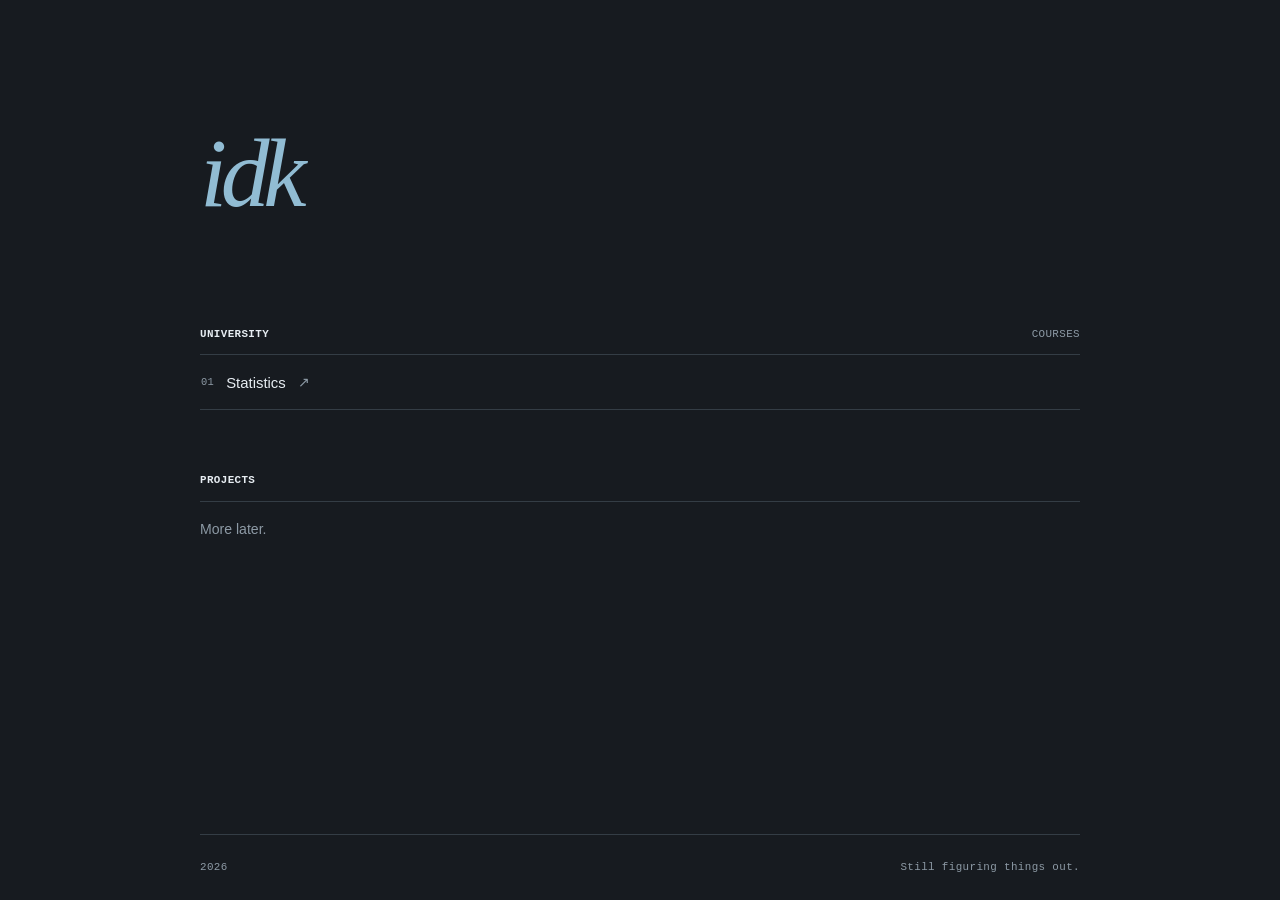
<file: index.html>
<!DOCTYPE html>
<html lang="it">
<head>
    <meta charset="UTF-8">
    <meta name="viewport" content="width=device-width, initial-scale=1.0">
    <meta name="theme-color" content="#f5f9fc">
    <title>Poggers.</title>
    <link rel="stylesheet" href="style.css">
</head>
<body>
    <main>
        <section class="hero hero--home" aria-labelledby="page-title">
            <h1 id="page-title"> <em>idk</em> </h1>
        </section>

        <section class="directory" aria-labelledby="university-title">
            <div class="section-heading">
                <h2 id="university-title">University</h2>
                <span class="section-meta">Courses</span>
            </div>

            <nav class="course-tabs" aria-label="University courses">
                <a class="course-tab" href="statistics/index.html">
                    <span class="course-number">01</span>
                    <span class="course-name">Statistics</span>
                    <span class="course-arrow" aria-hidden="true">↗</span>
                </a>
                <!-- Add another .course-tab here when a new course page is ready. -->
            </nav>
        </section>

        <section class="directory directory--projects" aria-labelledby="projects-title">
            <div class="section-heading">
                <h2 id="projects-title">Projects</h2>
            </div>
            <p class="empty-note">More later.</p>
        </section>
    </main>

    <footer class="site-footer">
        <span>2026</span>
        <span>Still figuring things out.</span>
    </footer>
</body>
</html>
</file>
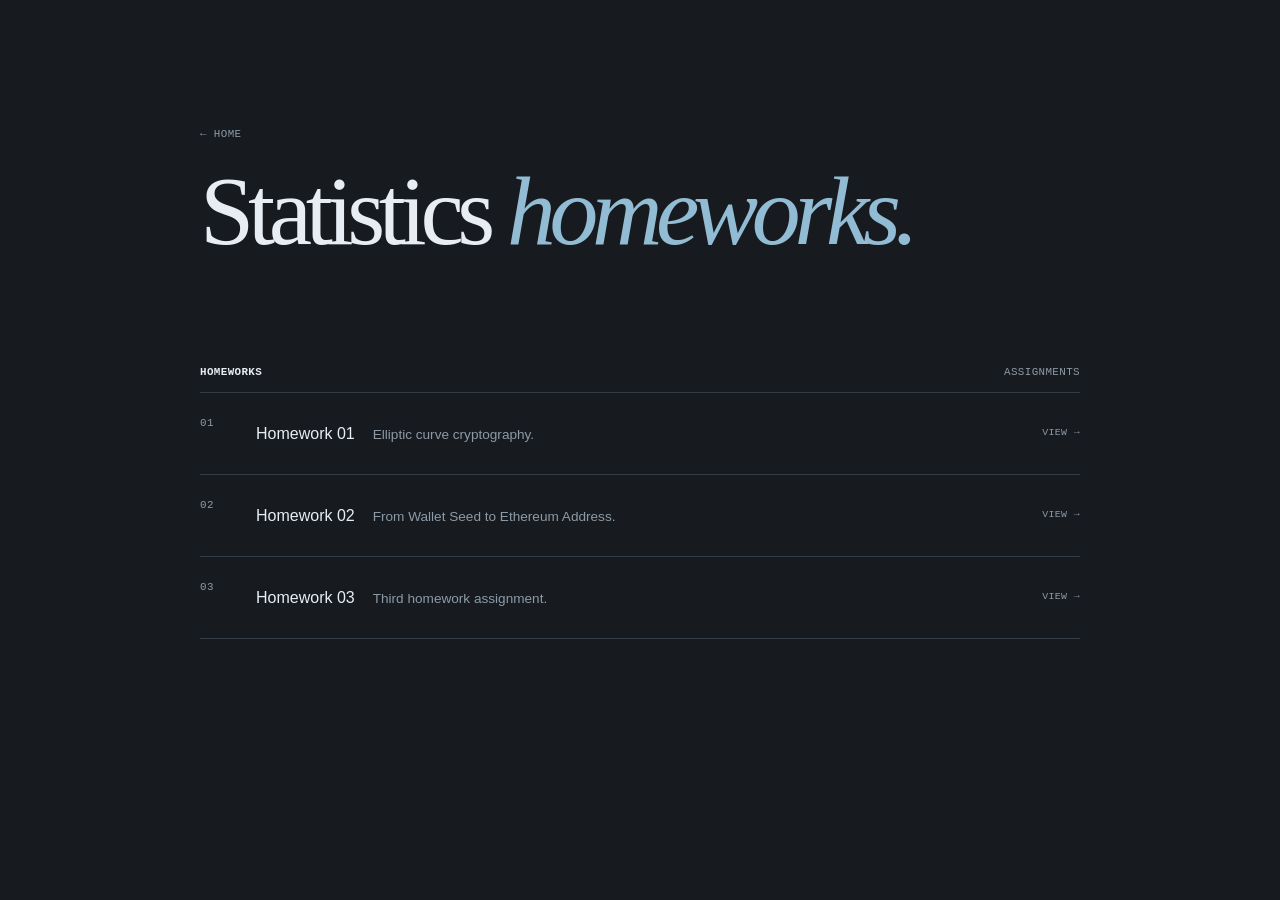
<file: statistics/index.html>
<!DOCTYPE html>
<html lang="it">
<head>
    <meta charset="UTF-8">
    <meta name="viewport" content="width=device-width, initial-scale=1.0">
    <meta name="theme-color" content="#f5f9fc">
    <title>Statistica — Homework</title>
    <link rel="stylesheet" href="../style.css">
</head>
<body>
    <main>
        <!-- Pulsante per tornare alla Home e Titolo essenziale -->
        <section class="hero hero--home" aria-labelledby="page-title">
            <p class="eyebrow"><a href="../index.html">← Home</a></p>
            <h1 id="page-title">Statistics <em>homeworks.</em></h1>
        </section>

        <!-- Lista degli Homework --> 
         <section class="directory" aria-labelledby="homework-title">
            <div class="section-heading"> 
                <h2 id="homework-title">Homeworks</h2> 
                <span class="section-meta">Assignments</span> 
            </div> <!-- Homework 1 --> 

            <a href="hw1/index.html" class="entry-card"> 
                <span class="entry-id">01</span> 
                <div class="entry-info"> 
                    <h3 class="entry-title">Homework 01</h3> 
                    <p class="entry-description"> Elliptic curve cryptography. </p> 
                </div> 
                <span class="entry-state">View →</span> 
            </a> <!-- Homework 2 --> 
            <a href="hw2/index.html" class="entry-card"> 
                <span class="entry-id">02</span> 
                <div class="entry-info"> 
                    <h3 class="entry-title">Homework 02</h3> 
                    <p class="entry-description"> From Wallet Seed to Ethereum Address. </p> 
                </div> 
                <span class="entry-state">View →</span> 
            </a>
            <a href="hw3/index.html" class="entry-card"> 
                <span class="entry-id">03</span> 
                <div class="entry-info"> 
                    <h3 class="entry-title">Homework 03</h3> 
                    <p class="entry-description"> Third homework assignment. </p> 
                </div> 
                <span class="entry-state">View →</span> 
            </a>
        </section>
    </main>
</body>
</html>
</file>
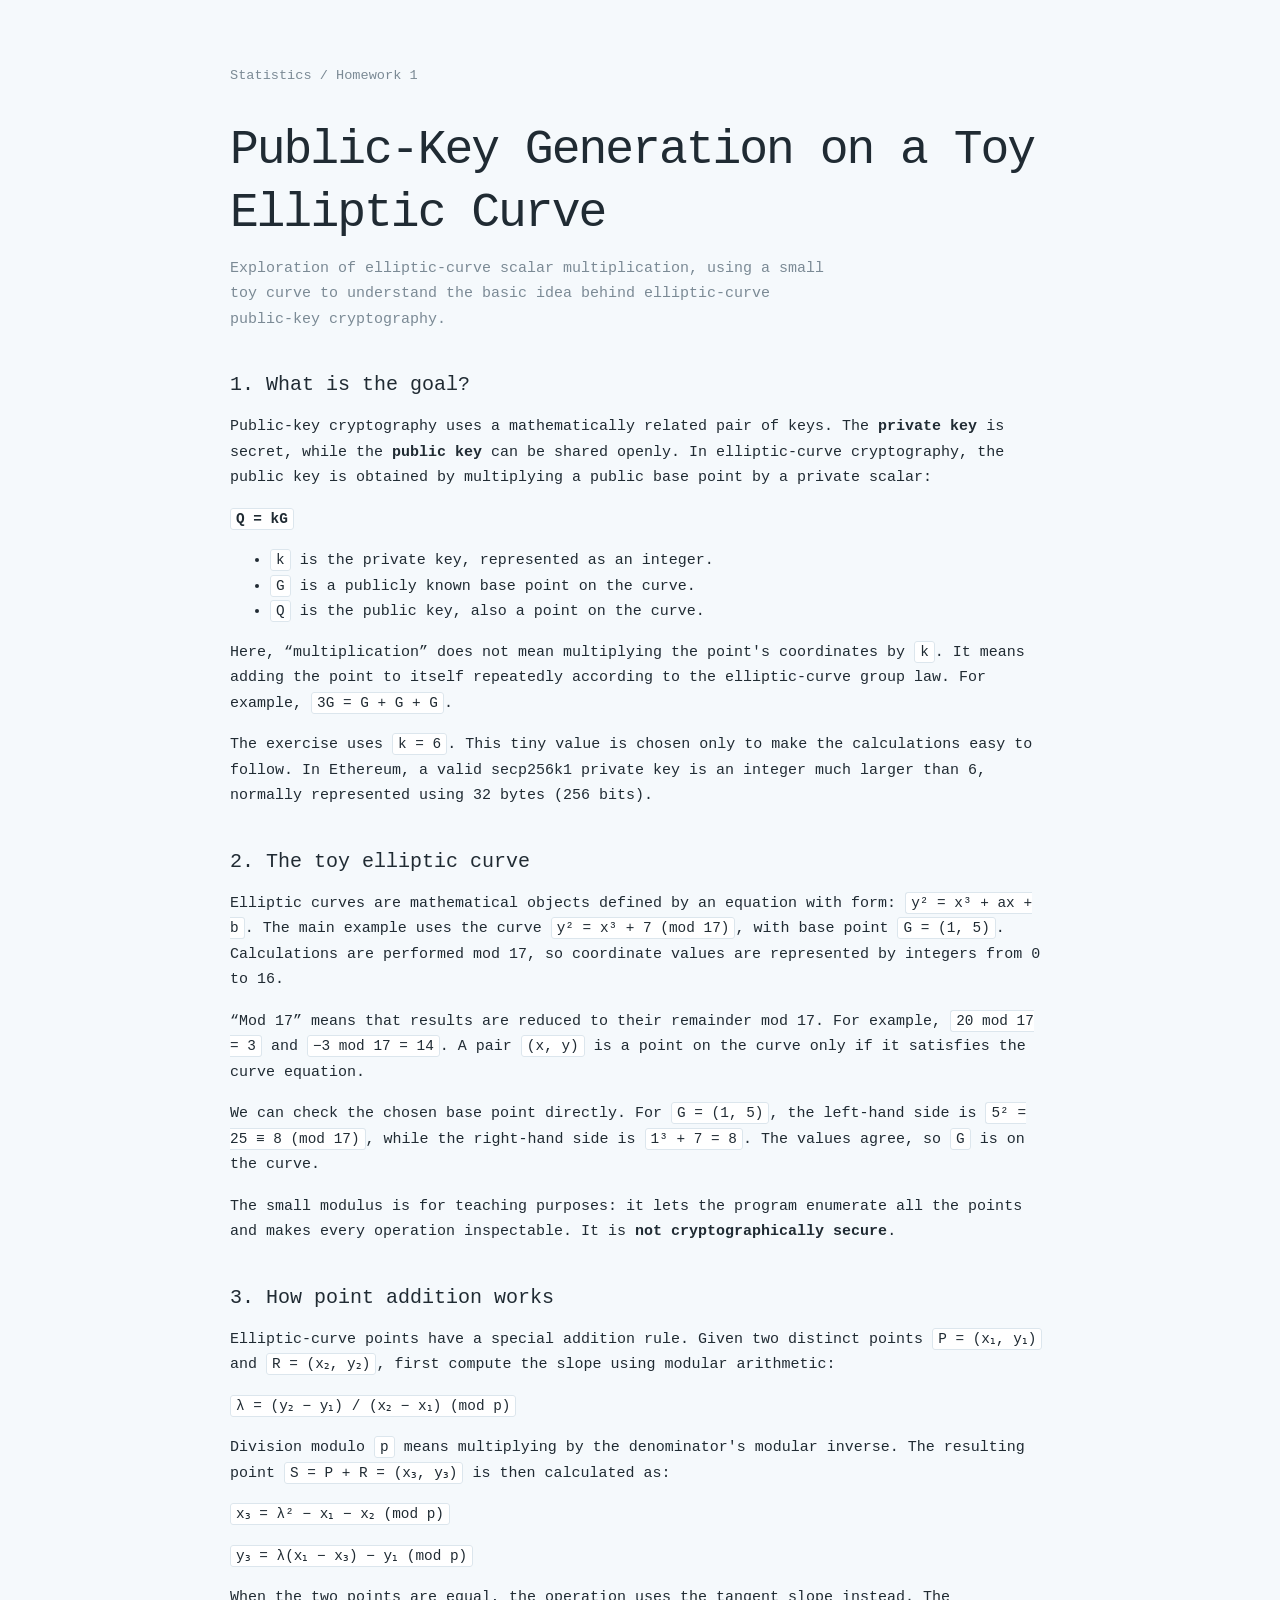
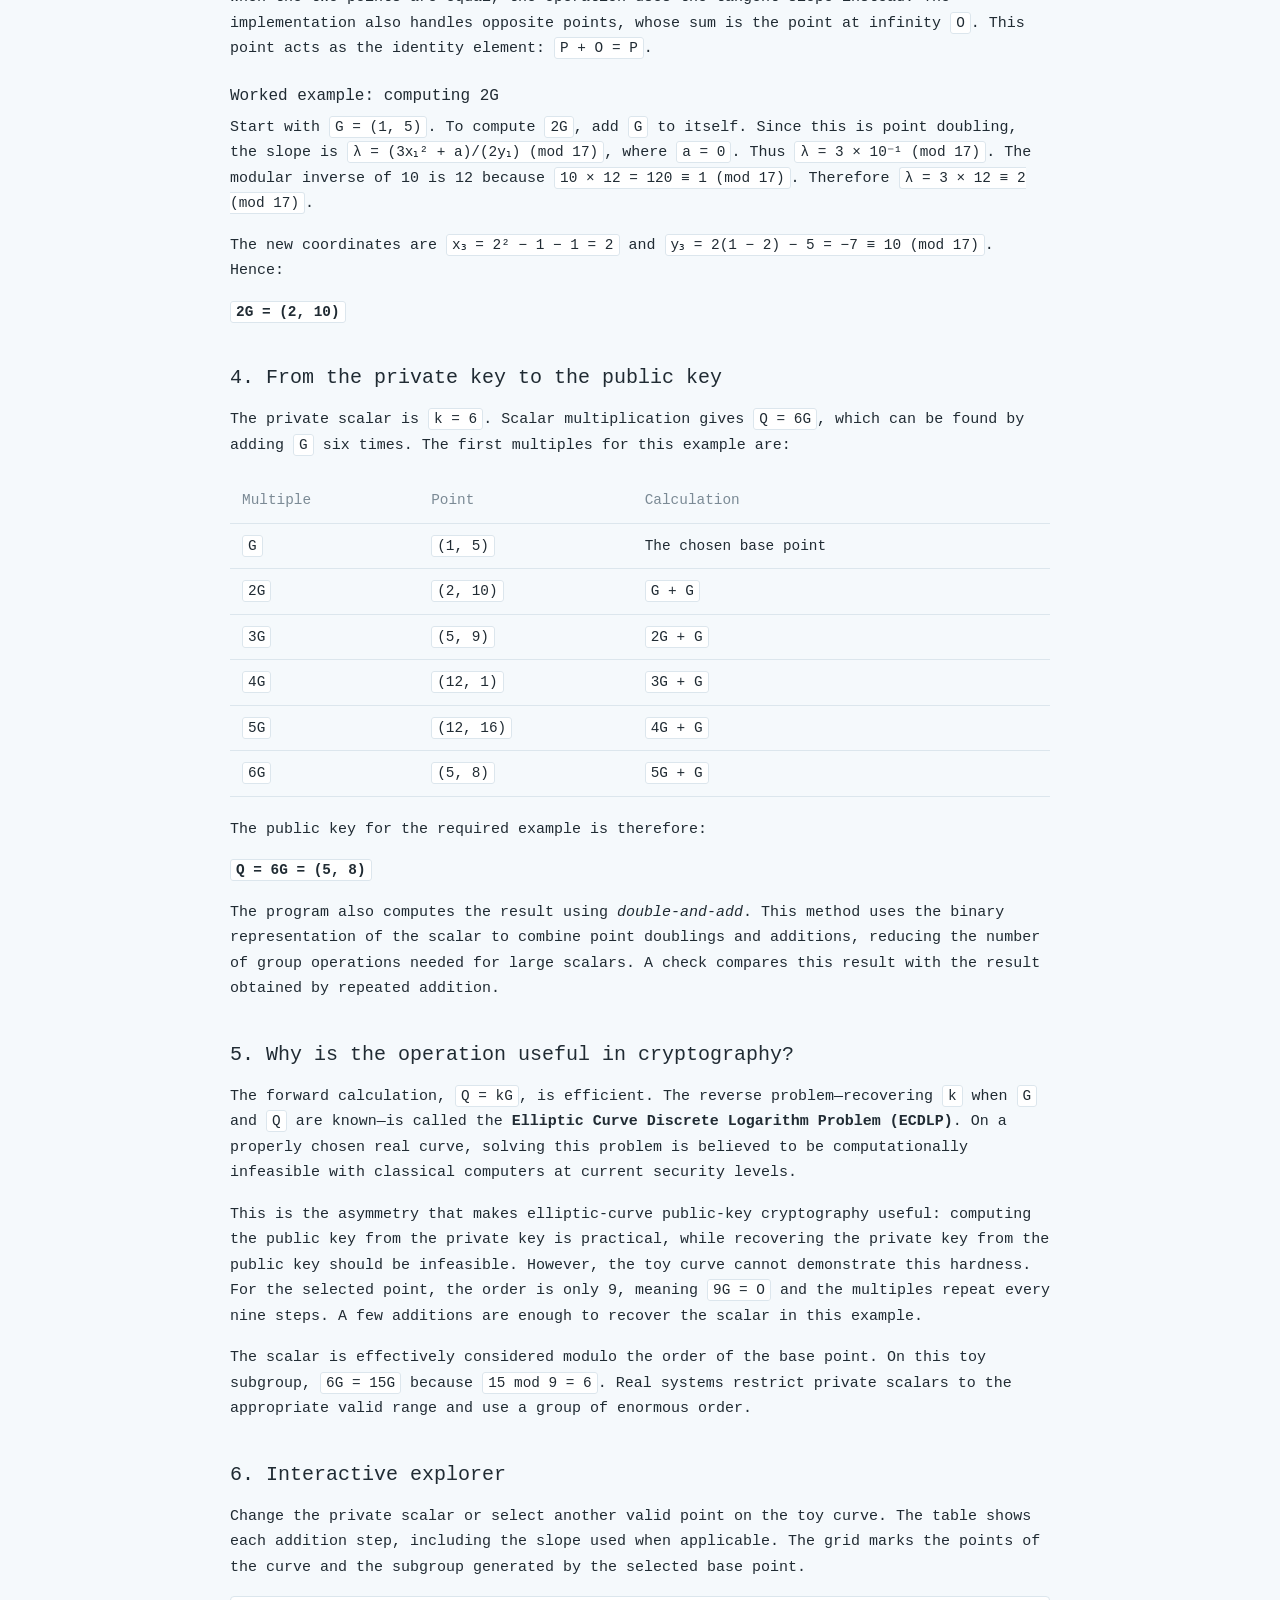
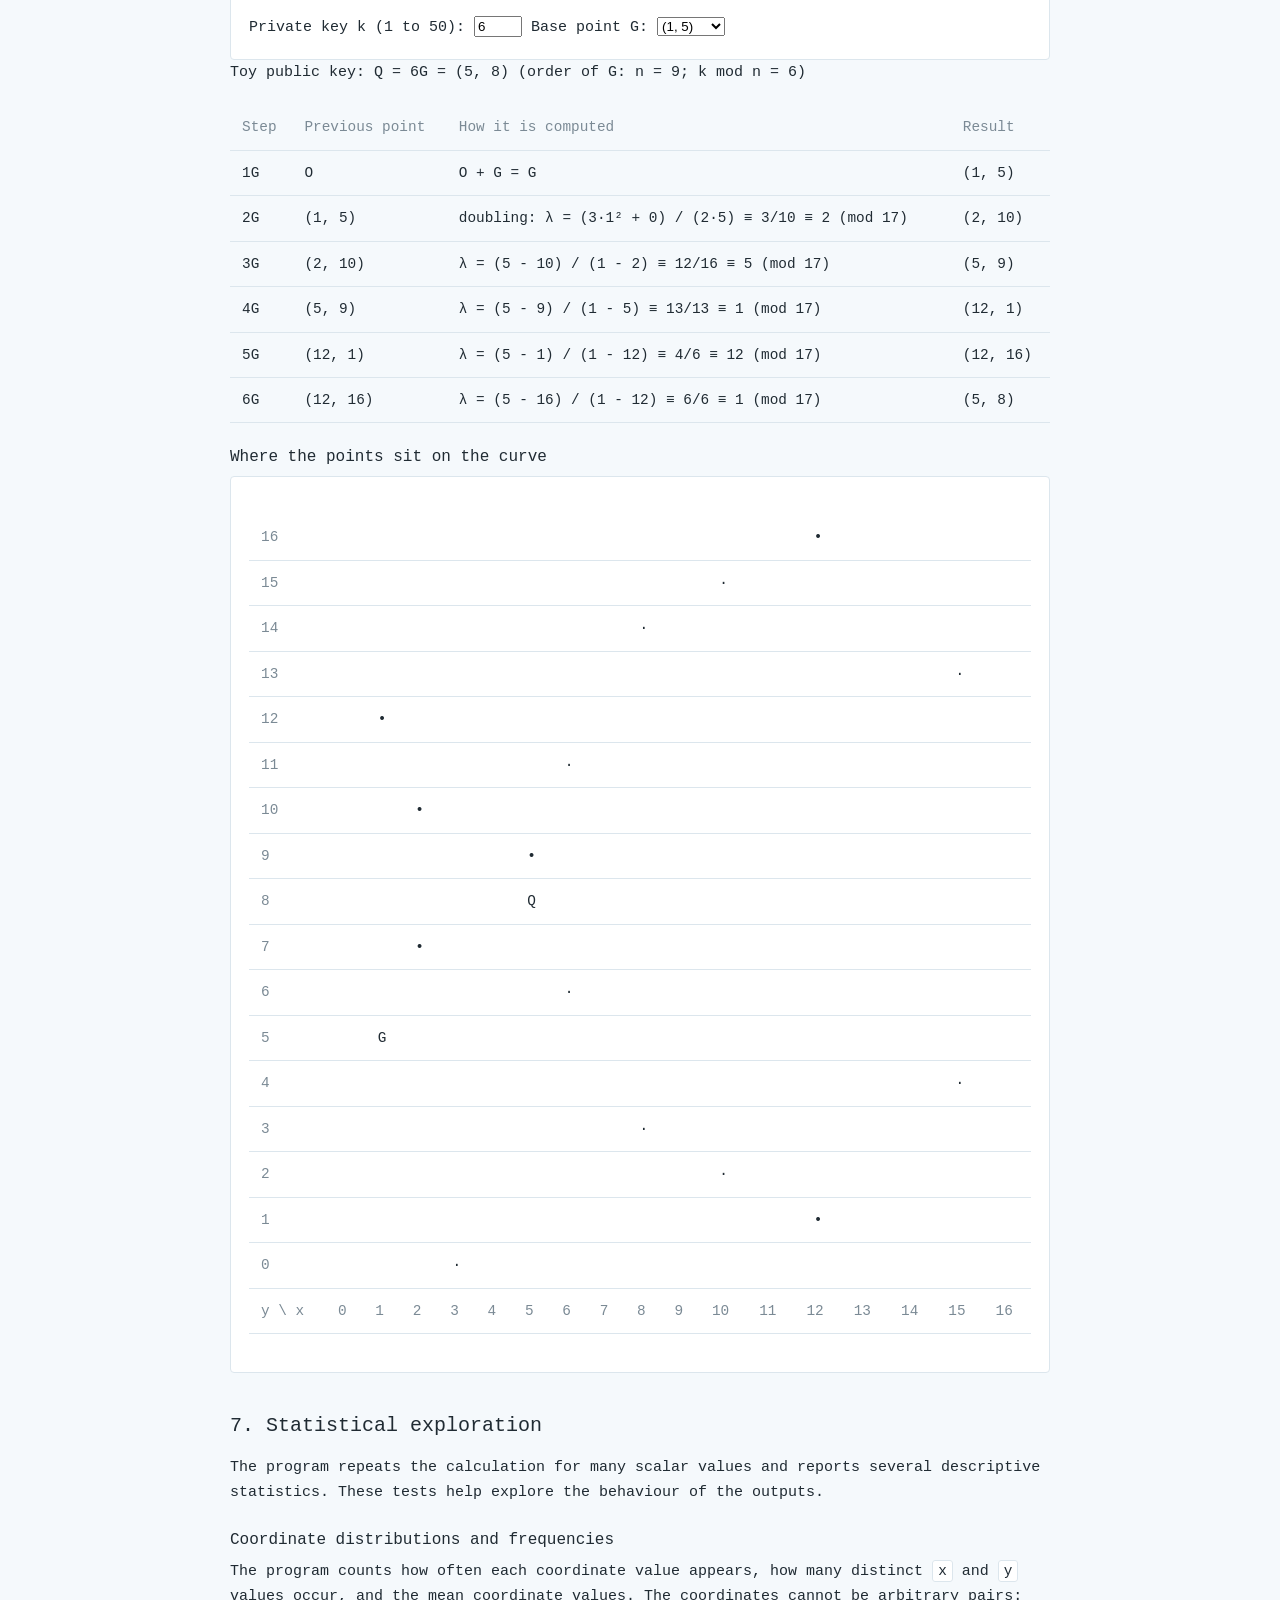
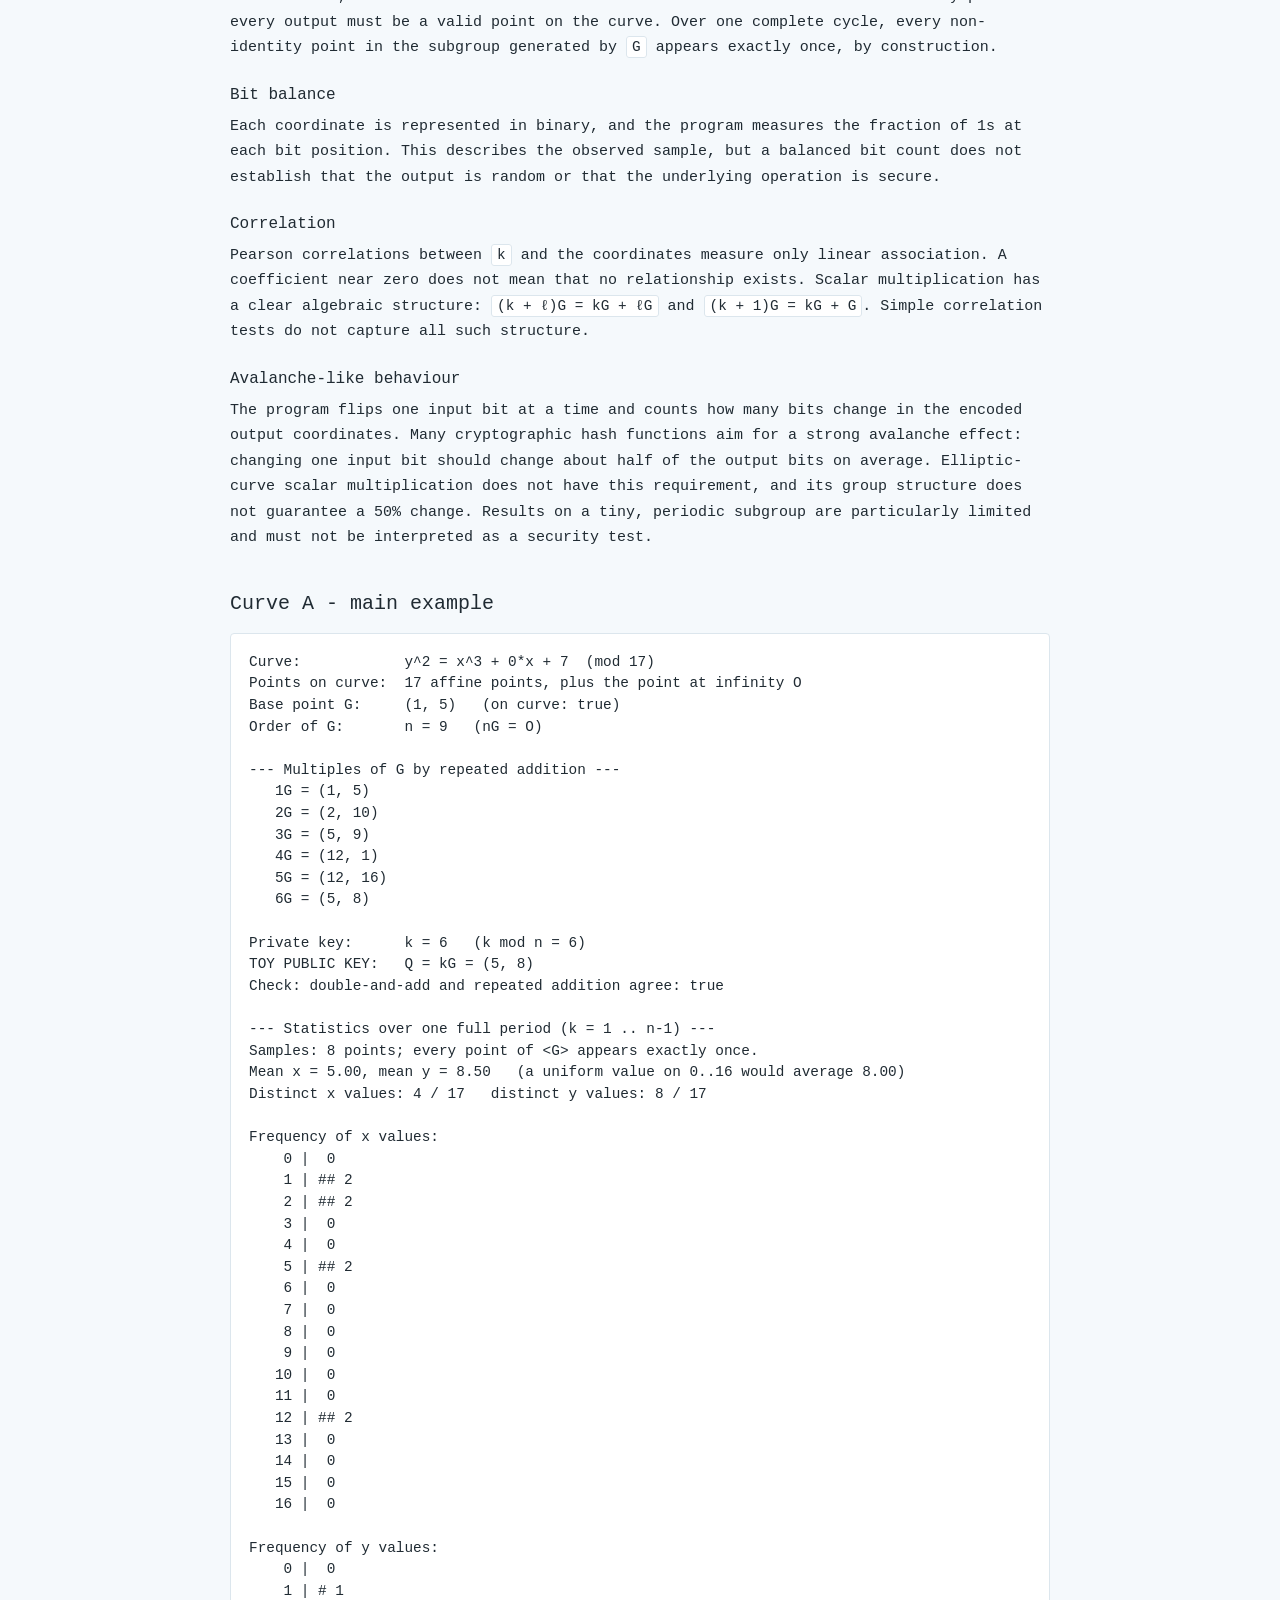
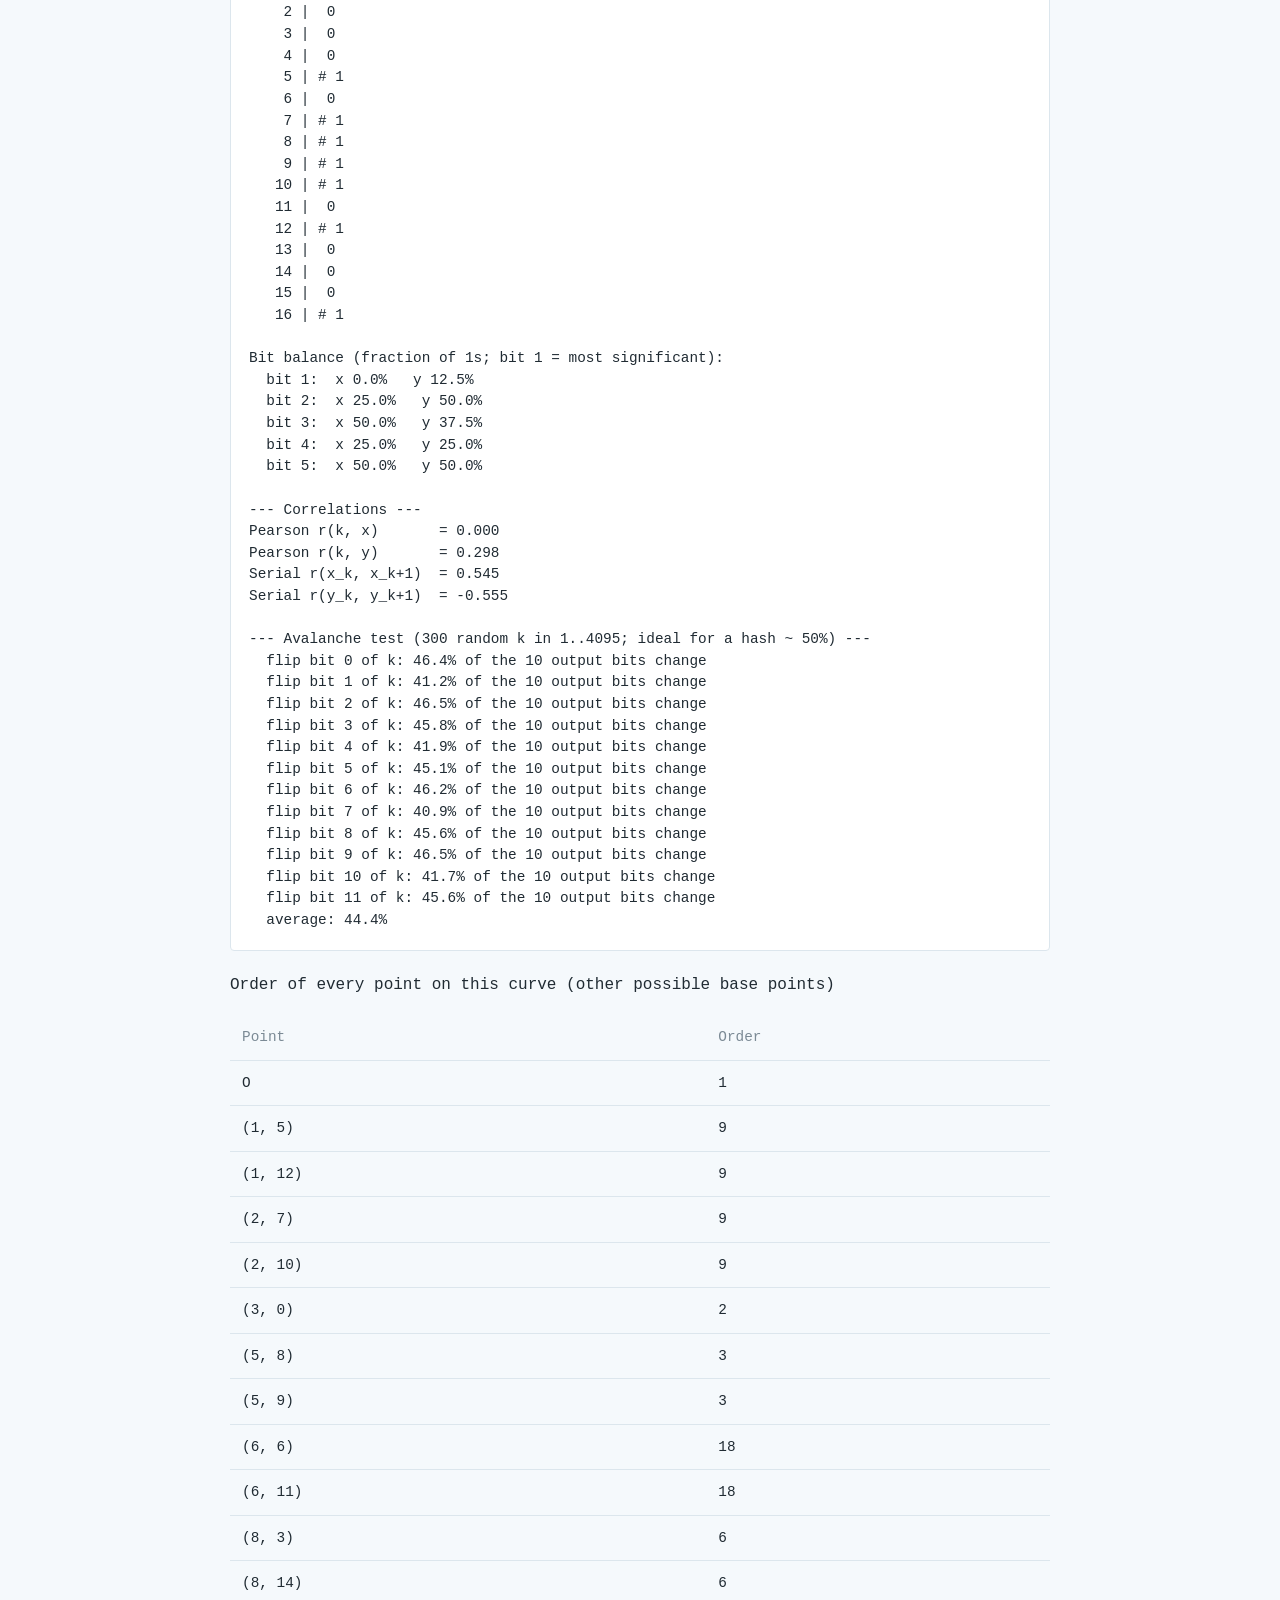
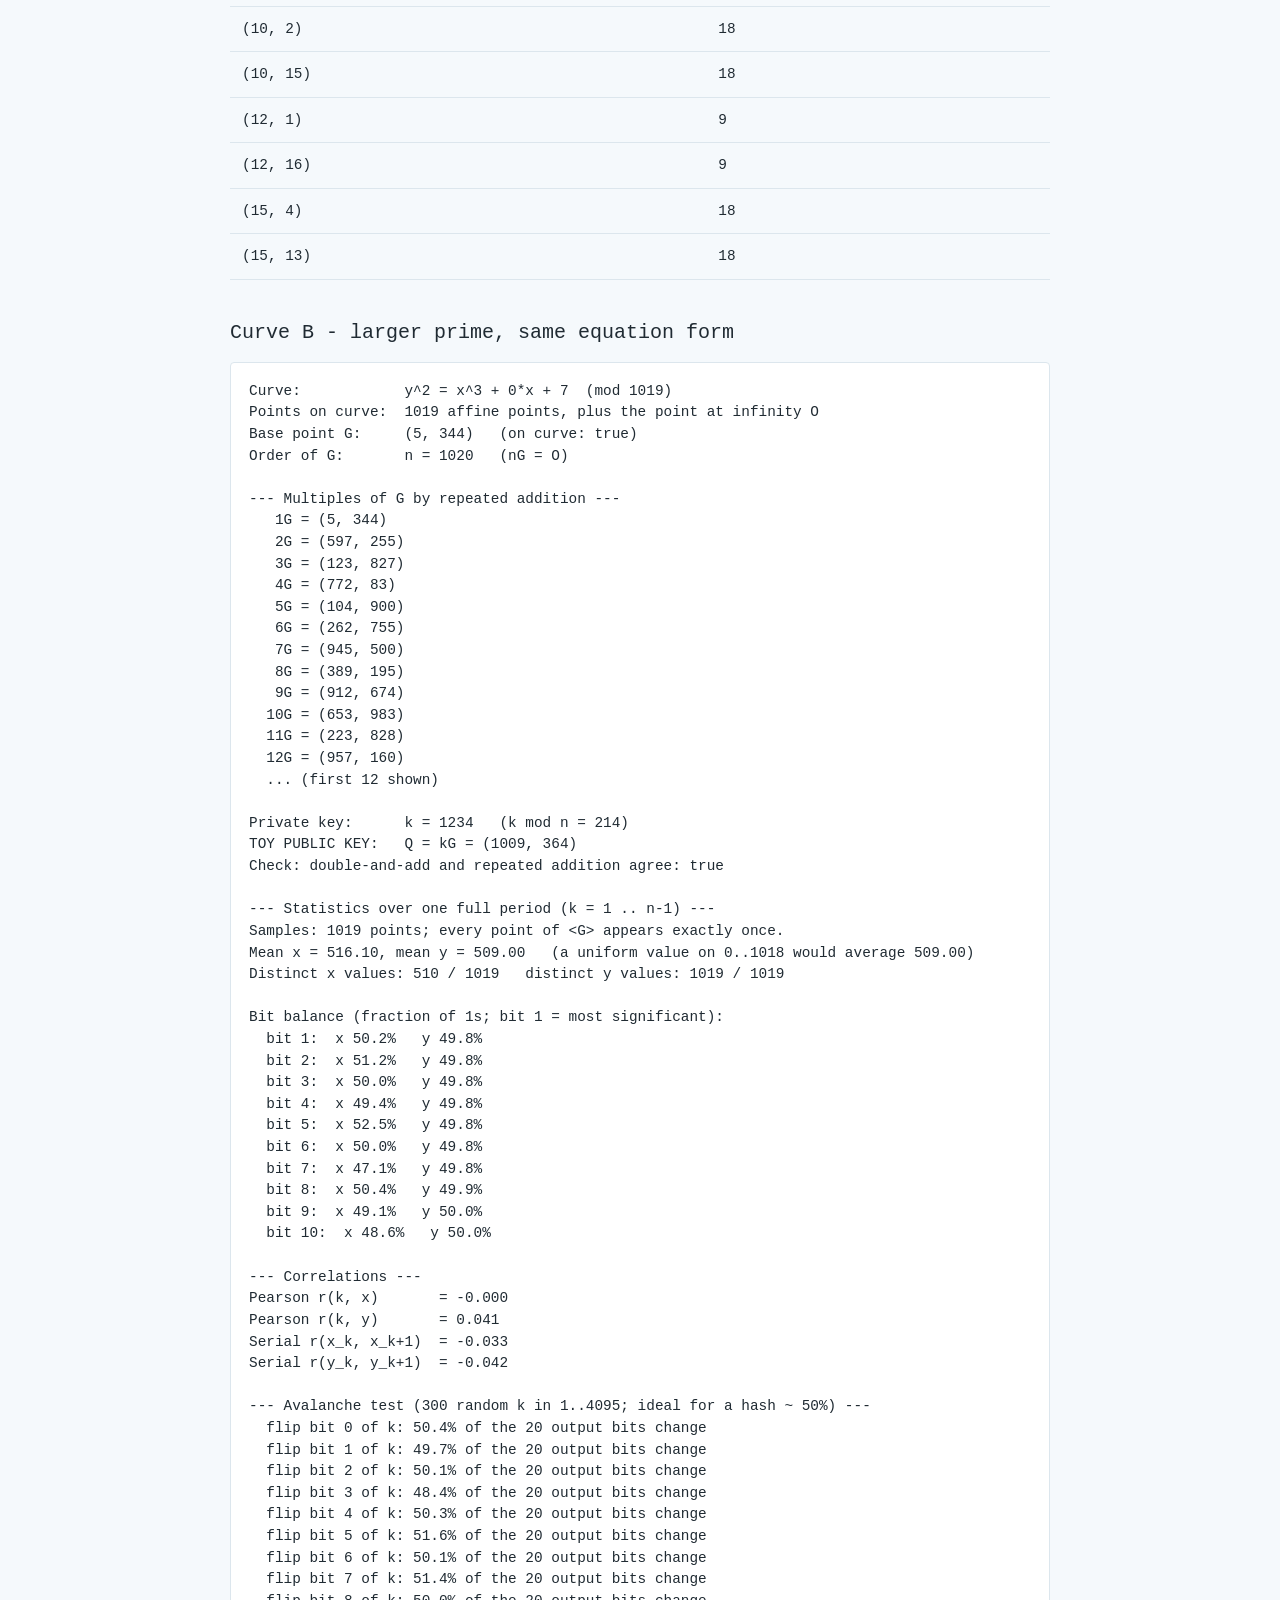
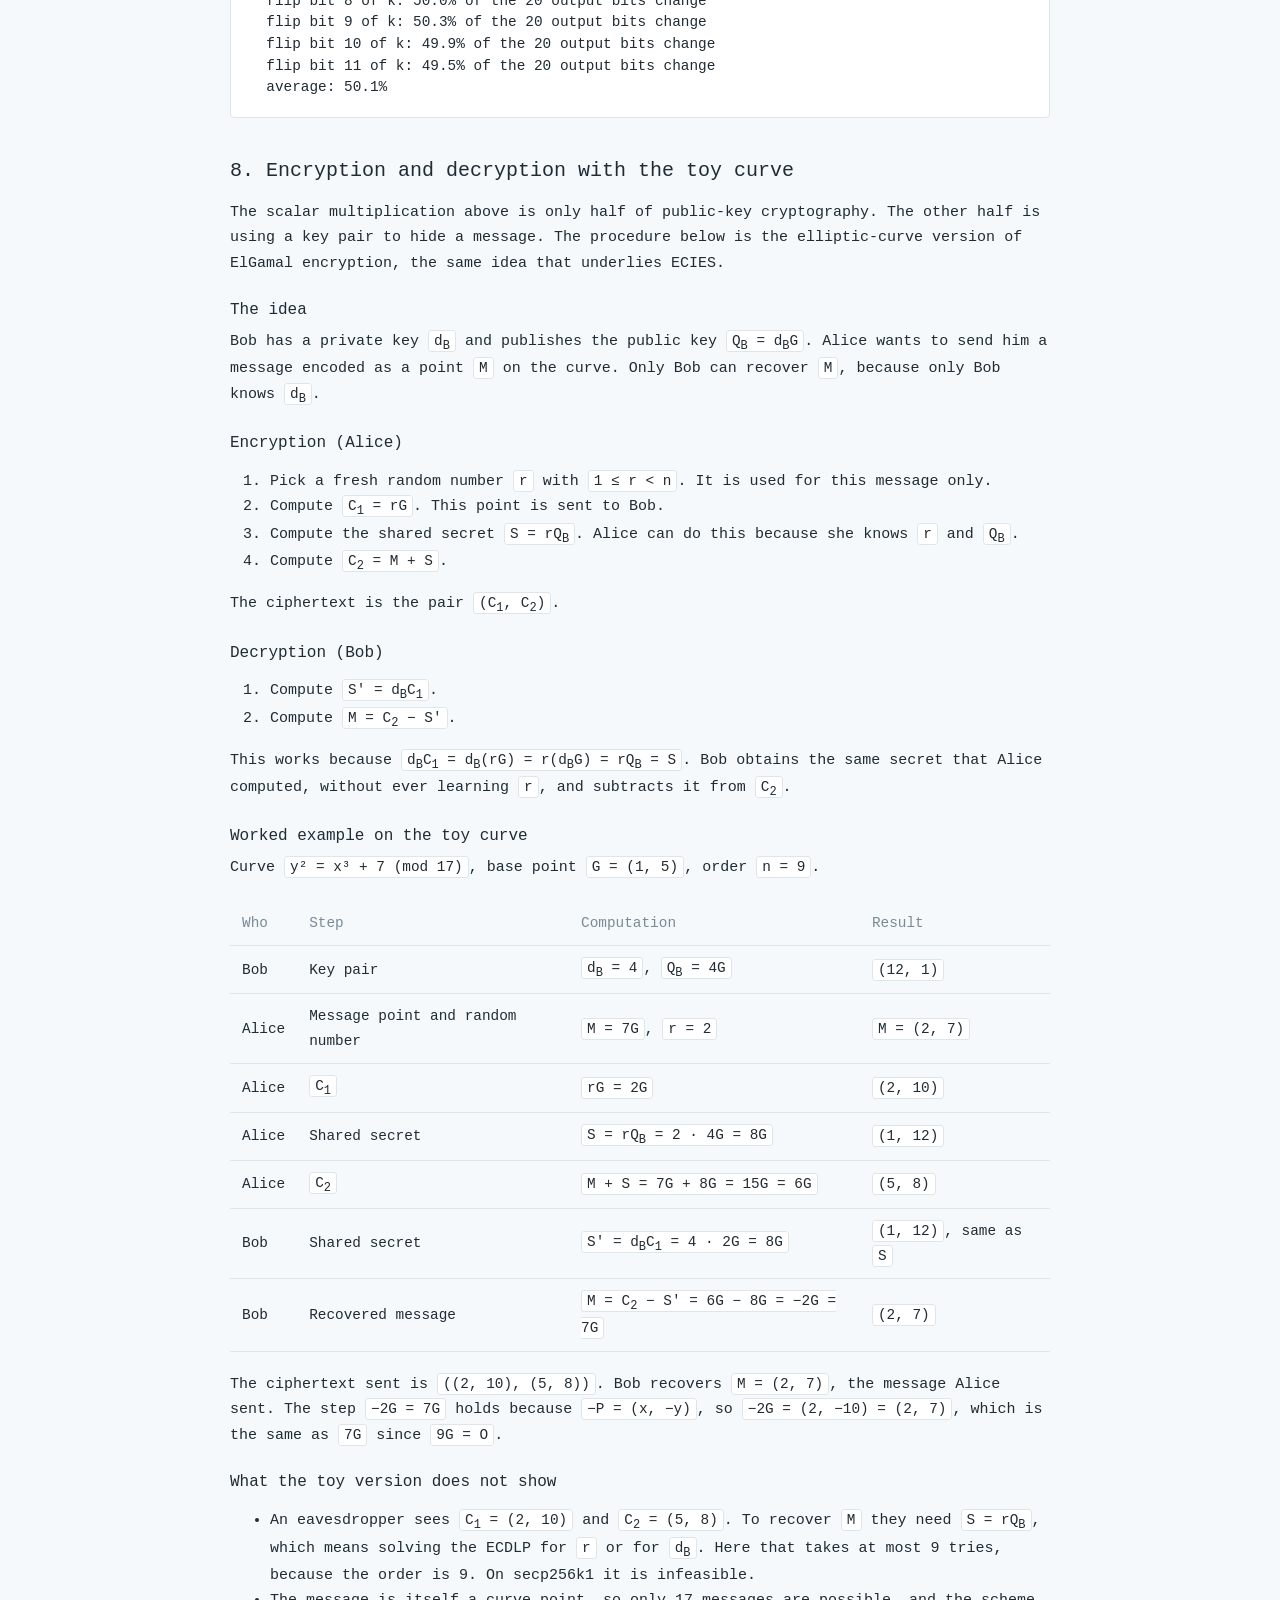
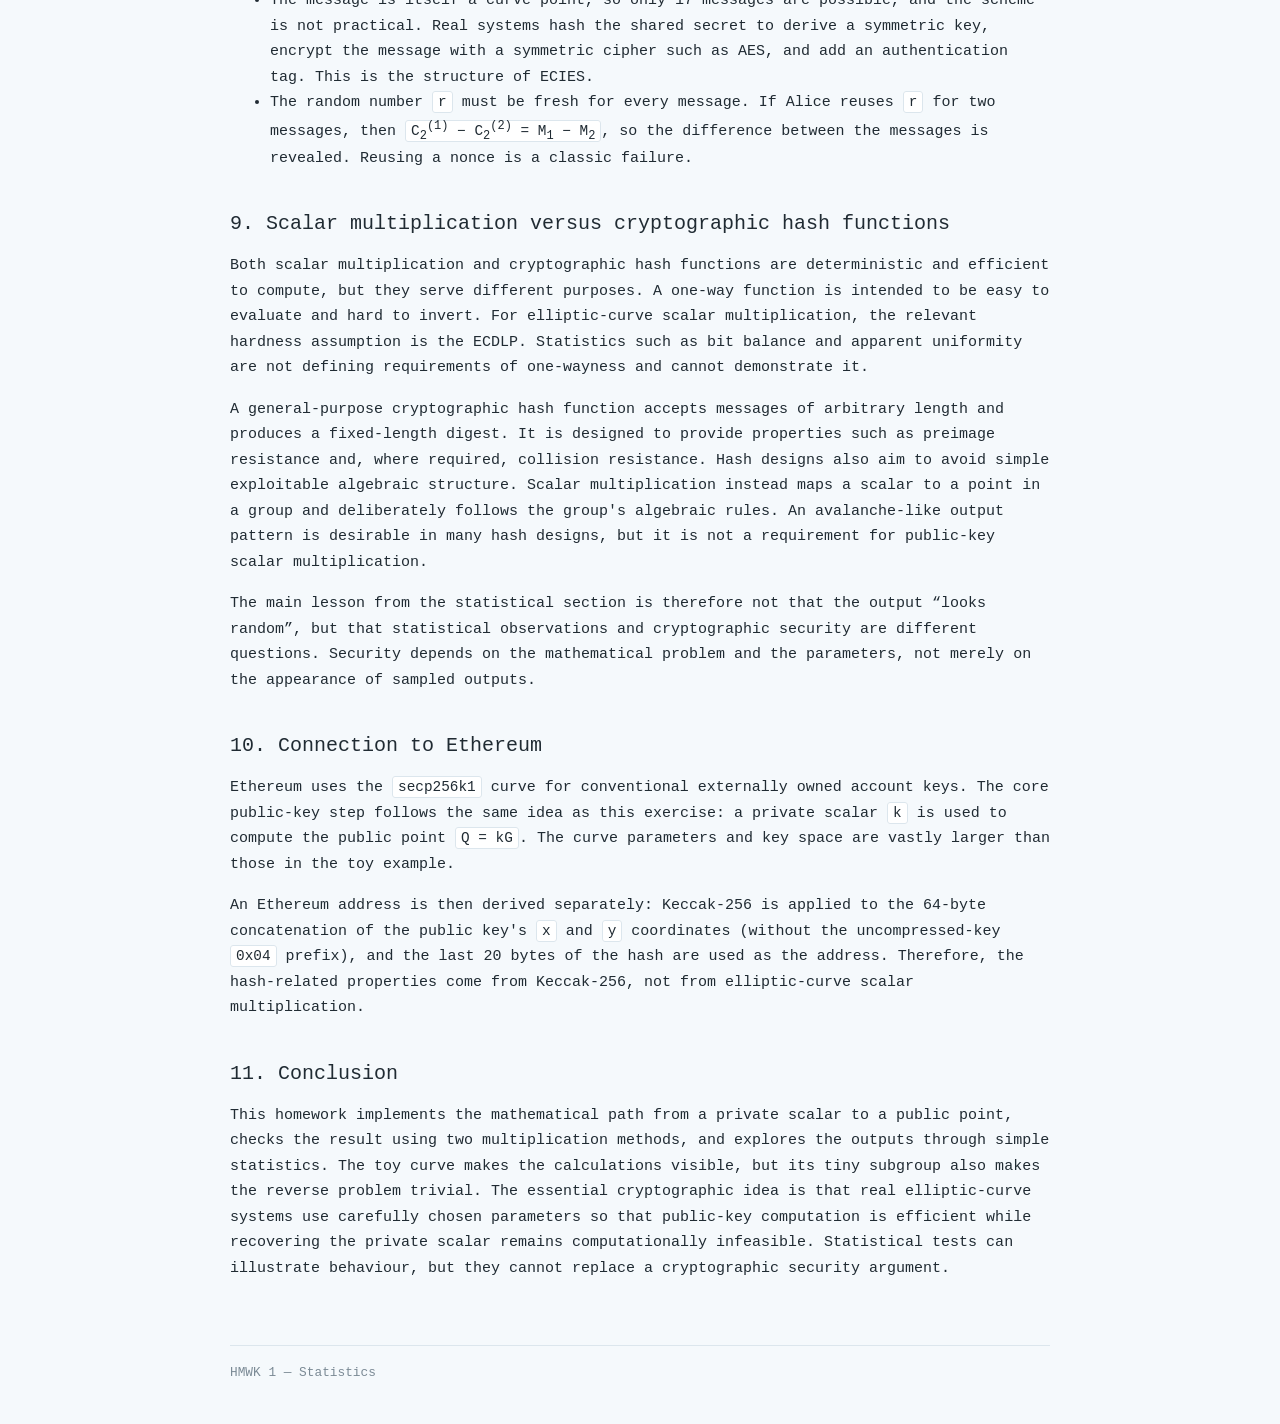
<file: statistics/hw1/index.html>
<!DOCTYPE html>
<html lang="en">
<head>
    <meta charset="UTF-8">
    <meta name="viewport" content="width=device-width, initial-scale=1.0">
    <title>HW1</title>
    <link rel="stylesheet" href="../statistics.css">
</head>
<body>
<main>
    <div class="breadcrumb"><a href="../index.html">Statistics</a> / Homework 1</div>

    <h1>Public-Key Generation on a Toy Elliptic Curve</h1>
    <p class="description">
        Exploration of elliptic-curve scalar multiplication, using a small toy curve
        to understand the basic idea behind elliptic-curve public-key cryptography.
    </p>

    <section>
        <h2>1. What is the goal?</h2>
        <p>
            Public-key cryptography uses a mathematically related pair of keys. The <strong>private key</strong>
            is secret, while the <strong>public key</strong> can be shared openly. In elliptic-curve
            cryptography, the public key is obtained by multiplying a public base point by a private scalar:
        </p>
        <p><strong><code>Q = kG</code></strong></p>
        <ul>
            <li><code>k</code> is the private key, represented as an integer.</li>
            <li><code>G</code> is a publicly known base point on the curve.</li>
            <li><code>Q</code> is the public key, also a point on the curve.</li>
        </ul>
        <p>
            Here, “multiplication” does not mean multiplying the point's coordinates by <code>k</code>.
            It means adding the point to itself repeatedly according to the elliptic-curve group law.
            For example, <code>3G = G + G + G</code>.
        </p>
        <p>
            The exercise uses <code>k = 6</code>.
            This tiny value is chosen only to make the calculations easy to follow. In Ethereum, a valid
            secp256k1 private key is an integer much larger than 6, normally represented
            using 32 bytes (256 bits).
        </p>
    </section>

    <section>
        <h2>2. The toy elliptic curve</h2>
        <p>
            Elliptic curves are mathematical objects defined by an equation with form: <code>y² = x³ + ax + b</code>. The main example uses the curve
            <code>y² = x³ + 7 (mod 17)</code>, with base point <code>G = (1, 5)</code>.
            Calculations are performed mod 17, so coordinate values are represented by integers from 0 to 16.
        </p>
        <p>
            “Mod 17” means that results are reduced to their remainder mod 17. For example,
            <code>20 mod 17 = 3</code> and <code>−3 mod 17 = 14</code>.
            A pair <code>(x, y)</code> is a point on the curve only if it satisfies the curve equation.
        </p>
        <p>
            We can check the chosen base point directly. For <code>G = (1, 5)</code>, the left-hand side is
            <code>5² = 25 ≡ 8 (mod 17)</code>, while the right-hand side is
            <code>1³ + 7 = 8</code>. The values agree, so <code>G</code> is on the curve.
        </p>
        <p>
            The small modulus is for teaching purposes: it lets the program enumerate all the points and makes
            every operation inspectable. It is <strong>not cryptographically secure</strong>.
        </p>
    </section>

    <section>
        <h2>3. How point addition works</h2>
        <p>
            Elliptic-curve points have a special addition rule. Given two distinct points
            <code>P = (x₁, y₁)</code> and <code>R = (x₂, y₂)</code>, first compute the slope
            using modular arithmetic:
        </p>
        <p><code>λ = (y₂ − y₁) / (x₂ − x₁) (mod p)</code></p>
        <p>
            Division modulo <code>p</code> means multiplying by the denominator's modular inverse.
            The resulting point <code>S = P + R = (x₃, y₃)</code> is then calculated as:
        </p>
        <p><code>x₃ = λ² − x₁ − x₂ (mod p)</code></p>
        <p><code>y₃ = λ(x₁ − x₃) − y₁ (mod p)</code></p>
        <p>
            When the two points are equal, the operation uses the tangent slope instead. The implementation
            also handles opposite points, whose sum is the point at infinity <code>O</code>. This point acts
            as the identity element: <code>P + O = P</code>.
        </p>

        <h3>Worked example: computing 2G</h3>
        <p>
            Start with <code>G = (1, 5)</code>. To compute <code>2G</code>, add <code>G</code> to itself.
            Since this is point doubling, the slope is
            <code>λ = (3x₁² + a)/(2y₁) (mod 17)</code>, where <code>a = 0</code>.
            Thus <code>λ = 3 × 10⁻¹ (mod 17)</code>. The modular inverse of 10 is 12 because
            <code>10 × 12 = 120 ≡ 1 (mod 17)</code>. Therefore <code>λ = 3 × 12 ≡ 2 (mod 17)</code>.
        </p>
        <p>
            The new coordinates are <code>x₃ = 2² − 1 − 1 = 2</code> and
            <code>y₃ = 2(1 − 2) − 5 = −7 ≡ 10 (mod 17)</code>. Hence:
        </p>
        <p><strong><code>2G = (2, 10)</code></strong></p>
    </section>

    <section>
        <h2>4. From the private key to the public key</h2>
        <p>
            The private scalar is <code>k = 6</code>. Scalar multiplication gives
            <code>Q = 6G</code>, which can be found by adding <code>G</code> six times. The first multiples
            for this example are:
        </p>
        <table>
            <thead>
                <tr><th>Multiple</th><th>Point</th><th>Calculation</th></tr>
            </thead>
            <tbody>
                <tr><td><code>G</code></td><td><code>(1, 5)</code></td><td>The chosen base point</td></tr>
                <tr><td><code>2G</code></td><td><code>(2, 10)</code></td><td><code>G + G</code></td></tr>
                <tr><td><code>3G</code></td><td><code>(5, 9)</code></td><td><code>2G + G</code></td></tr>
                <tr><td><code>4G</code></td><td><code>(12, 1)</code></td><td><code>3G + G</code></td></tr>
                <tr><td><code>5G</code></td><td><code>(12, 16)</code></td><td><code>4G + G</code></td></tr>
                <tr><td><code>6G</code></td><td><code>(5, 8)</code></td><td><code>5G + G</code></td></tr>
            </tbody>
        </table>
        <p>
            The public key for the required example is therefore:
        </p>
        <p><strong><code>Q = 6G = (5, 8)</code></strong></p>
        <p>
            The program also computes the result using <em>double-and-add</em>. This method uses the binary
            representation of the scalar to combine point doublings and additions, reducing the number of
            group operations needed for large scalars. A check compares this result with the result obtained
            by repeated addition.
        </p>
    </section>

    <section>
        <h2>5. Why is the operation useful in cryptography?</h2>
        <p>
            The forward calculation, <code>Q = kG</code>, is efficient. The reverse problem—recovering
            <code>k</code> when <code>G</code> and <code>Q</code> are known—is called the
            <strong>Elliptic Curve Discrete Logarithm Problem (ECDLP)</strong>. On a properly chosen real curve,
            solving this problem is believed to be computationally infeasible with classical computers at
            current security levels.
        </p>
        <p>
            This is the asymmetry that makes elliptic-curve public-key cryptography useful: computing the public
            key from the private key is practical, while recovering the private key from the public key should
            be infeasible. However, the toy curve cannot demonstrate this hardness. For the selected point,
            the order is only 9, meaning <code>9G = O</code> and the multiples repeat every nine steps. A few
            additions are enough to recover the scalar in this example.
        </p>
        <p>
            The scalar is effectively considered modulo the order of the base point. On this toy subgroup,
            <code>6G = 15G</code> because <code>15 mod 9 = 6</code>. Real systems restrict private scalars to
            the appropriate valid range and use a group of enormous order.
        </p>
    </section>

    <section>
        <h2>6. Interactive explorer</h2>
        <p>
            Change the private scalar or select another valid point on the toy curve. The table shows each
            addition step, including the slope used when applicable. The grid marks the points of the curve
            and the subgroup generated by the selected base point.
        </p>
        <div id="interactive"></div>
    </section>

    <section>
        <h2>7. Statistical exploration</h2>
        <p>
            The program repeats the calculation for many scalar values and reports several descriptive
            statistics. These tests help explore the behaviour of the outputs.
        </p>
        <h3>Coordinate distributions and frequencies</h3>
        <p>
            The program counts how often each coordinate value appears, how many distinct <code>x</code> and
            <code>y</code> values occur, and the mean coordinate values. The coordinates cannot be arbitrary
            pairs: every output must be a valid point on the curve. Over one complete cycle, every non-identity
            point in the subgroup generated by <code>G</code> appears exactly once, by construction.
        </p>
        <h3>Bit balance</h3>
        <p>
            Each coordinate is represented in binary, and the program measures the fraction of 1s at each bit
            position. This describes the observed sample, but a balanced bit count does not establish that the
            output is random or that the underlying operation is secure.
        </p>
        <h3>Correlation</h3>
        <p>
            Pearson correlations between <code>k</code> and the coordinates measure only linear association.
            A coefficient near zero does not mean that no relationship exists. Scalar multiplication has a
            clear algebraic structure: <code>(k + ℓ)G = kG + ℓG</code> and
            <code>(k + 1)G = kG + G</code>. Simple correlation tests do not capture all such structure.
        </p>
        <h3>Avalanche-like behaviour</h3>
        <p>
            The program flips one input bit at a time and counts how many bits change in the encoded output
            coordinates. Many cryptographic hash functions aim for a strong avalanche effect: changing one
            input bit should change about half of the output bits on average. Elliptic-curve scalar multiplication
            does not have this requirement, and its group structure does not guarantee a 50% change. Results
            on a tiny, periodic subgroup are particularly limited and must not be interpreted as a security test.
        </p>
        <div id="results"></div>
    </section>


        <section>
        <h2>8. Encryption and decryption with the toy curve</h2>
        <p>
            The scalar multiplication above is only half of public-key cryptography. The other half is using
            a key pair to hide a message. The procedure below is the elliptic-curve version of ElGamal encryption,
            the same idea that underlies ECIES.
        </p>

        <h3>The idea</h3>
        <p>
            Bob has a private key <code>d<sub>B</sub></code> and publishes the public key
            <code>Q<sub>B</sub> = d<sub>B</sub>G</code>. Alice wants to send him a message encoded as a point
            <code>M</code> on the curve. Only Bob can recover <code>M</code>, because only Bob knows <code>d<sub>B</sub></code>.
        </p>

        <h3>Encryption (Alice)</h3>
        <ol>
            <li>Pick a fresh random number <code>r</code> with <code>1 ≤ r &lt; n</code>. It is used for this message only.</li>
            <li>Compute <code>C<sub>1</sub> = rG</code>. This point is sent to Bob.</li>
            <li>Compute the shared secret <code>S = rQ<sub>B</sub></code>. Alice can do this because she knows <code>r</code> and <code>Q<sub>B</sub></code>.</li>
            <li>Compute <code>C<sub>2</sub> = M + S</code>.</li>
        </ol>
        <p>The ciphertext is the pair <code>(C<sub>1</sub>, C<sub>2</sub>)</code>.</p>

        <h3>Decryption (Bob)</h3>
        <ol>
            <li>Compute <code>S' = d<sub>B</sub>C<sub>1</sub></code>.</li>
            <li>Compute <code>M = C<sub>2</sub> − S'</code>.</li>
        </ol>
        <p>
            This works because <code>d<sub>B</sub>C<sub>1</sub> = d<sub>B</sub>(rG) = r(d<sub>B</sub>G) = rQ<sub>B</sub> = S</code>.
            Bob obtains the same secret that Alice computed, without ever learning <code>r</code>, and subtracts it
            from <code>C<sub>2</sub></code>.
        </p>

        <h3>Worked example on the toy curve</h3>
        <p>Curve <code>y² = x³ + 7 (mod 17)</code>, base point <code>G = (1, 5)</code>, order <code>n = 9</code>.</p>
        <table>
            <thead>
                <tr><th>Who</th><th>Step</th><th>Computation</th><th>Result</th></tr>
            </thead>
            <tbody>
                <tr><td>Bob</td><td>Key pair</td><td><code>d<sub>B</sub> = 4</code>, <code>Q<sub>B</sub> = 4G</code></td><td><code>(12, 1)</code></td></tr>
                <tr><td>Alice</td><td>Message point and random number</td><td><code>M = 7G</code>, <code>r = 2</code></td><td><code>M = (2, 7)</code></td></tr>
                <tr><td>Alice</td><td><code>C<sub>1</sub></code></td><td><code>rG = 2G</code></td><td><code>(2, 10)</code></td></tr>
                <tr><td>Alice</td><td>Shared secret</td><td><code>S = rQ<sub>B</sub> = 2 · 4G = 8G</code></td><td><code>(1, 12)</code></td></tr>
                <tr><td>Alice</td><td><code>C<sub>2</sub></code></td><td><code>M + S = 7G + 8G = 15G = 6G</code></td><td><code>(5, 8)</code></td></tr>
                <tr><td>Bob</td><td>Shared secret</td><td><code>S' = d<sub>B</sub>C<sub>1</sub> = 4 · 2G = 8G</code></td><td><code>(1, 12)</code>, same as <code>S</code></td></tr>
                <tr><td>Bob</td><td>Recovered message</td><td><code>M = C<sub>2</sub> − S' = 6G − 8G = −2G = 7G</code></td><td><code>(2, 7)</code></td></tr>
            </tbody>
        </table>
        <p>
            The ciphertext sent is <code>((2, 10), (5, 8))</code>. Bob recovers <code>M = (2, 7)</code>, the message
            Alice sent. The step <code>−2G = 7G</code> holds because <code>−P = (x, −y)</code>, so <code>−2G = (2, −10) = (2, 7)</code>,
            which is the same as <code>7G</code> since <code>9G = O</code>.
        </p>

        <h3>What the toy version does not show</h3>
        <ul>
            <li>
                An eavesdropper sees <code>C<sub>1</sub> = (2, 10)</code> and <code>C<sub>2</sub> = (5, 8)</code>.
                To recover <code>M</code> they need <code>S = rQ<sub>B</sub></code>, which means solving the ECDLP for
                <code>r</code> or for <code>d<sub>B</sub></code>. Here that takes at most 9 tries, because the order is 9.
                On secp256k1 it is infeasible.
            </li>
            <li>
                The message is itself a curve point, so only 17 messages are possible, and the scheme is not practical.
                Real systems hash the shared secret to derive a symmetric key, encrypt the message with a symmetric cipher
                such as AES, and add an authentication tag. This is the structure of ECIES.
            </li>
            <li>
                The random number <code>r</code> must be fresh for every message. If Alice reuses <code>r</code> for two
                messages, then <code>C<sub>2</sub><sup>(1)</sup> − C<sub>2</sub><sup>(2)</sup> = M<sub>1</sub> − M<sub>2</sub></code>,
                so the difference between the messages is revealed. Reusing a nonce is a classic failure.
            </li>
        </ul>
    </section>

    <section>
        <h2>9. Scalar multiplication versus cryptographic hash functions</h2>
        <p>
            Both scalar multiplication and cryptographic hash functions are deterministic and efficient to
            compute, but they serve different purposes. A one-way function is intended to be easy to evaluate
            and hard to invert. For elliptic-curve scalar multiplication, the relevant hardness assumption is
            the ECDLP. Statistics such as bit balance and apparent uniformity are not defining requirements
            of one-wayness and cannot demonstrate it.
        </p>
        <p>
            A general-purpose cryptographic hash function accepts messages of arbitrary length and produces a
            fixed-length digest. It is designed to provide properties such as preimage resistance and, where
            required, collision resistance. Hash designs also aim to avoid simple exploitable algebraic structure.
            Scalar multiplication instead maps a scalar to a point in a group and deliberately follows the
            group's algebraic rules. An avalanche-like output pattern is desirable in many hash designs, but it
            is not a requirement for public-key scalar multiplication.
        </p>
        <p>
            The main lesson from the statistical section is therefore not that the output “looks random”, but
            that statistical observations and cryptographic security are different questions. Security depends
            on the mathematical problem and the parameters, not merely on the appearance of sampled outputs.
        </p>
    </section>

    <section>
        <h2>10. Connection to Ethereum</h2>
        <p>
            Ethereum uses the <code>secp256k1</code> curve for conventional externally owned account keys.
            The core public-key step follows the same idea as this exercise: a private scalar <code>k</code>
            is used to compute the public point <code>Q = kG</code>. The curve parameters and key space are
            vastly larger than those in the toy example.
        </p>
        <p>
            An Ethereum address is then derived separately: Keccak-256 is applied to the 64-byte concatenation
            of the public key's <code>x</code> and <code>y</code> coordinates (without the uncompressed-key
            <code>0x04</code> prefix), and the last 20 bytes of the hash are used as the address. Therefore,
            the hash-related properties come from Keccak-256, not from elliptic-curve scalar multiplication.
        </p>
    </section>

    <section>
        <h2>11. Conclusion</h2>
        <p>
            This homework implements the mathematical path from a private scalar to a public point, checks the
            result using two multiplication methods, and explores the outputs through simple statistics. The
            toy curve makes the calculations visible, but its tiny subgroup also makes the reverse problem
            trivial. The essential cryptographic idea is that real elliptic-curve systems use carefully chosen
            parameters so that public-key computation is efficient while recovering the private scalar remains
            computationally infeasible. Statistical tests can illustrate behaviour, but they cannot replace a
            cryptographic security argument.
        </p>
    </section>

    <footer>HMWK 1 — Statistics</footer>
</main>
<script src="hw1.js" defer></script>
</body>
</html>
</file>
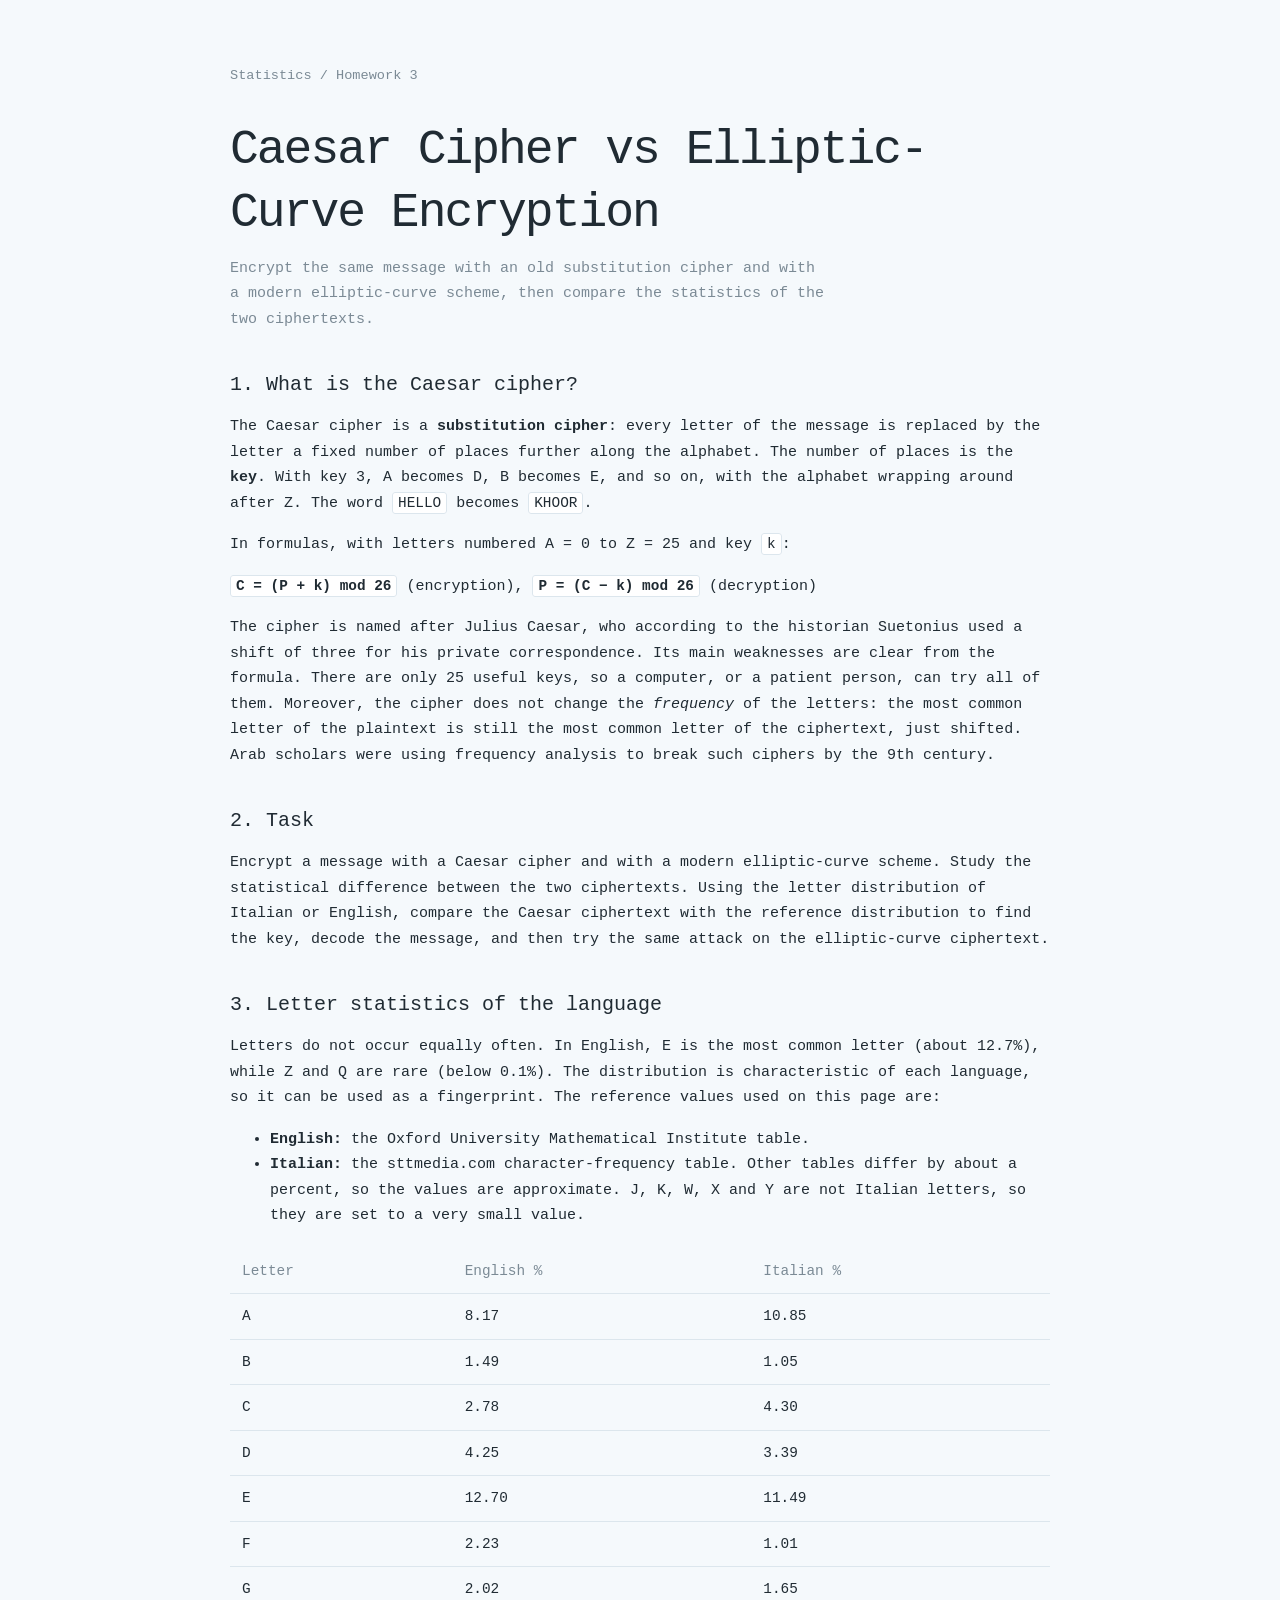
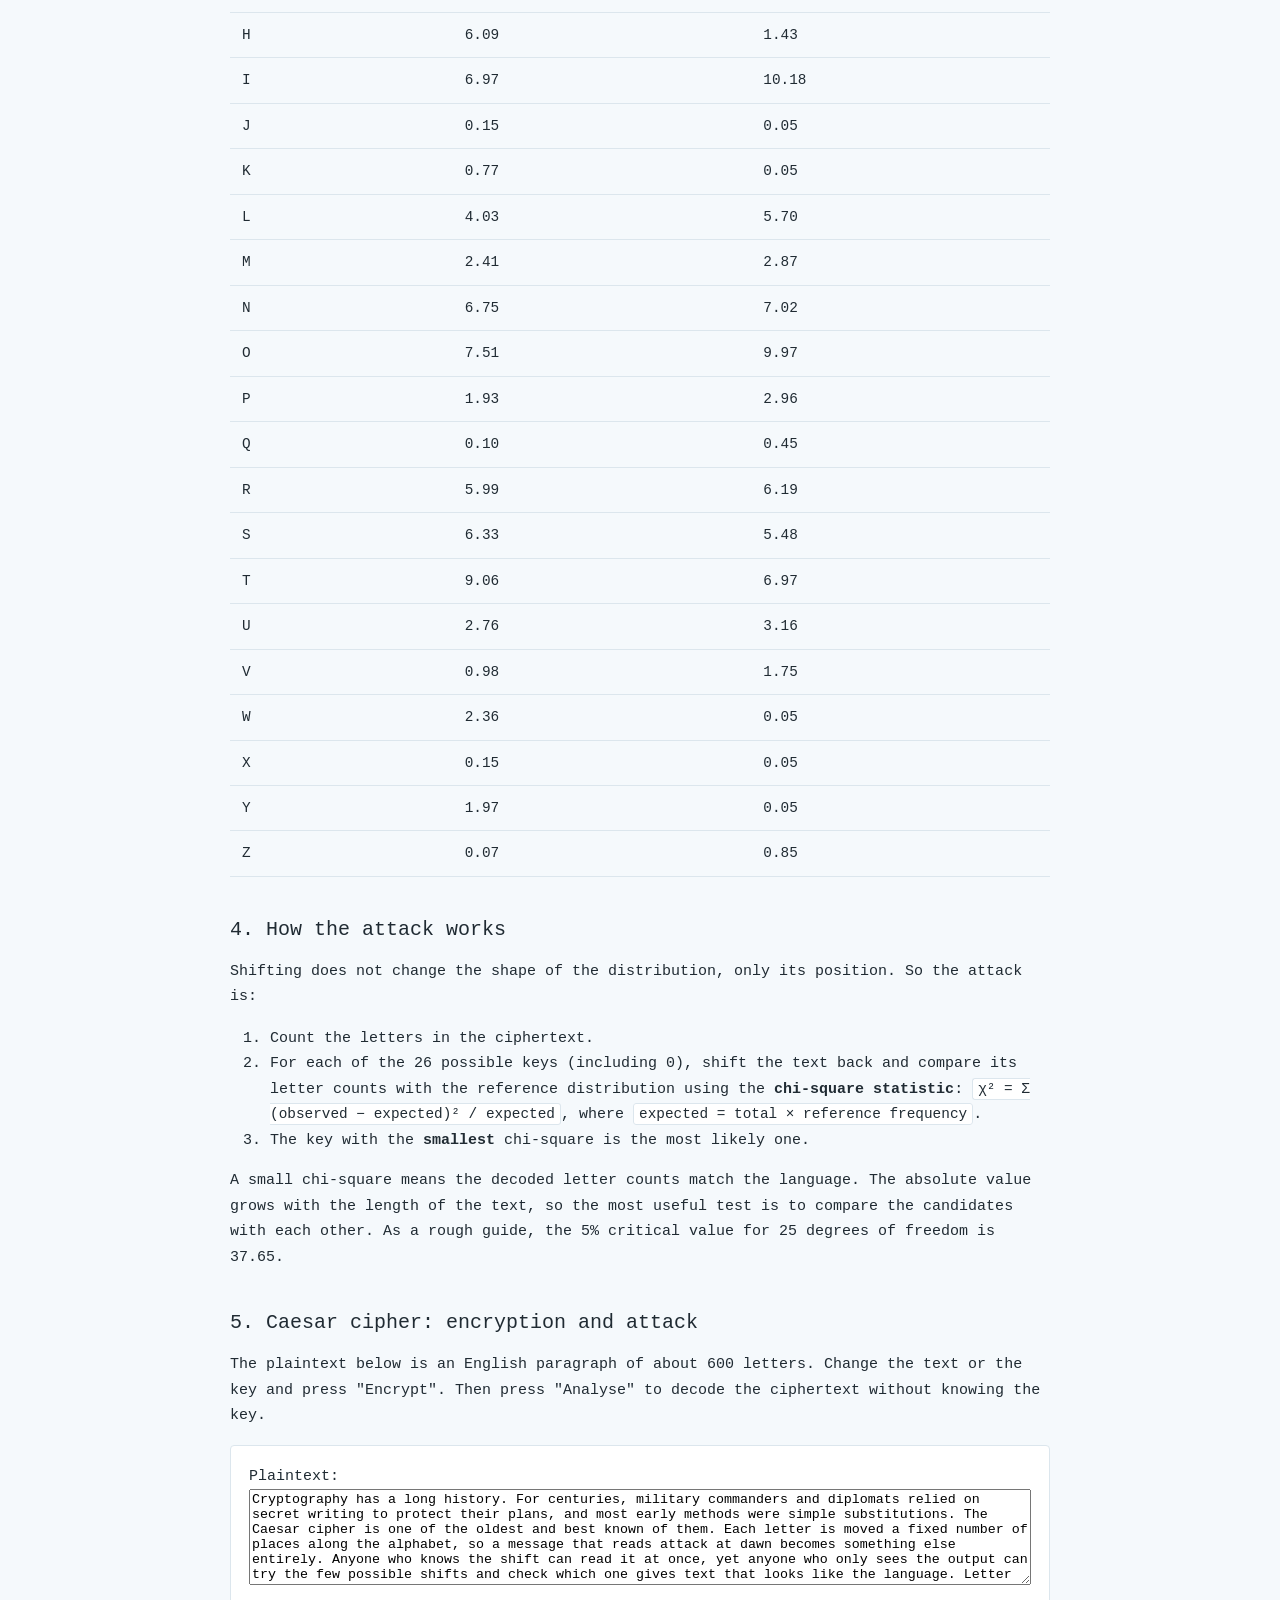
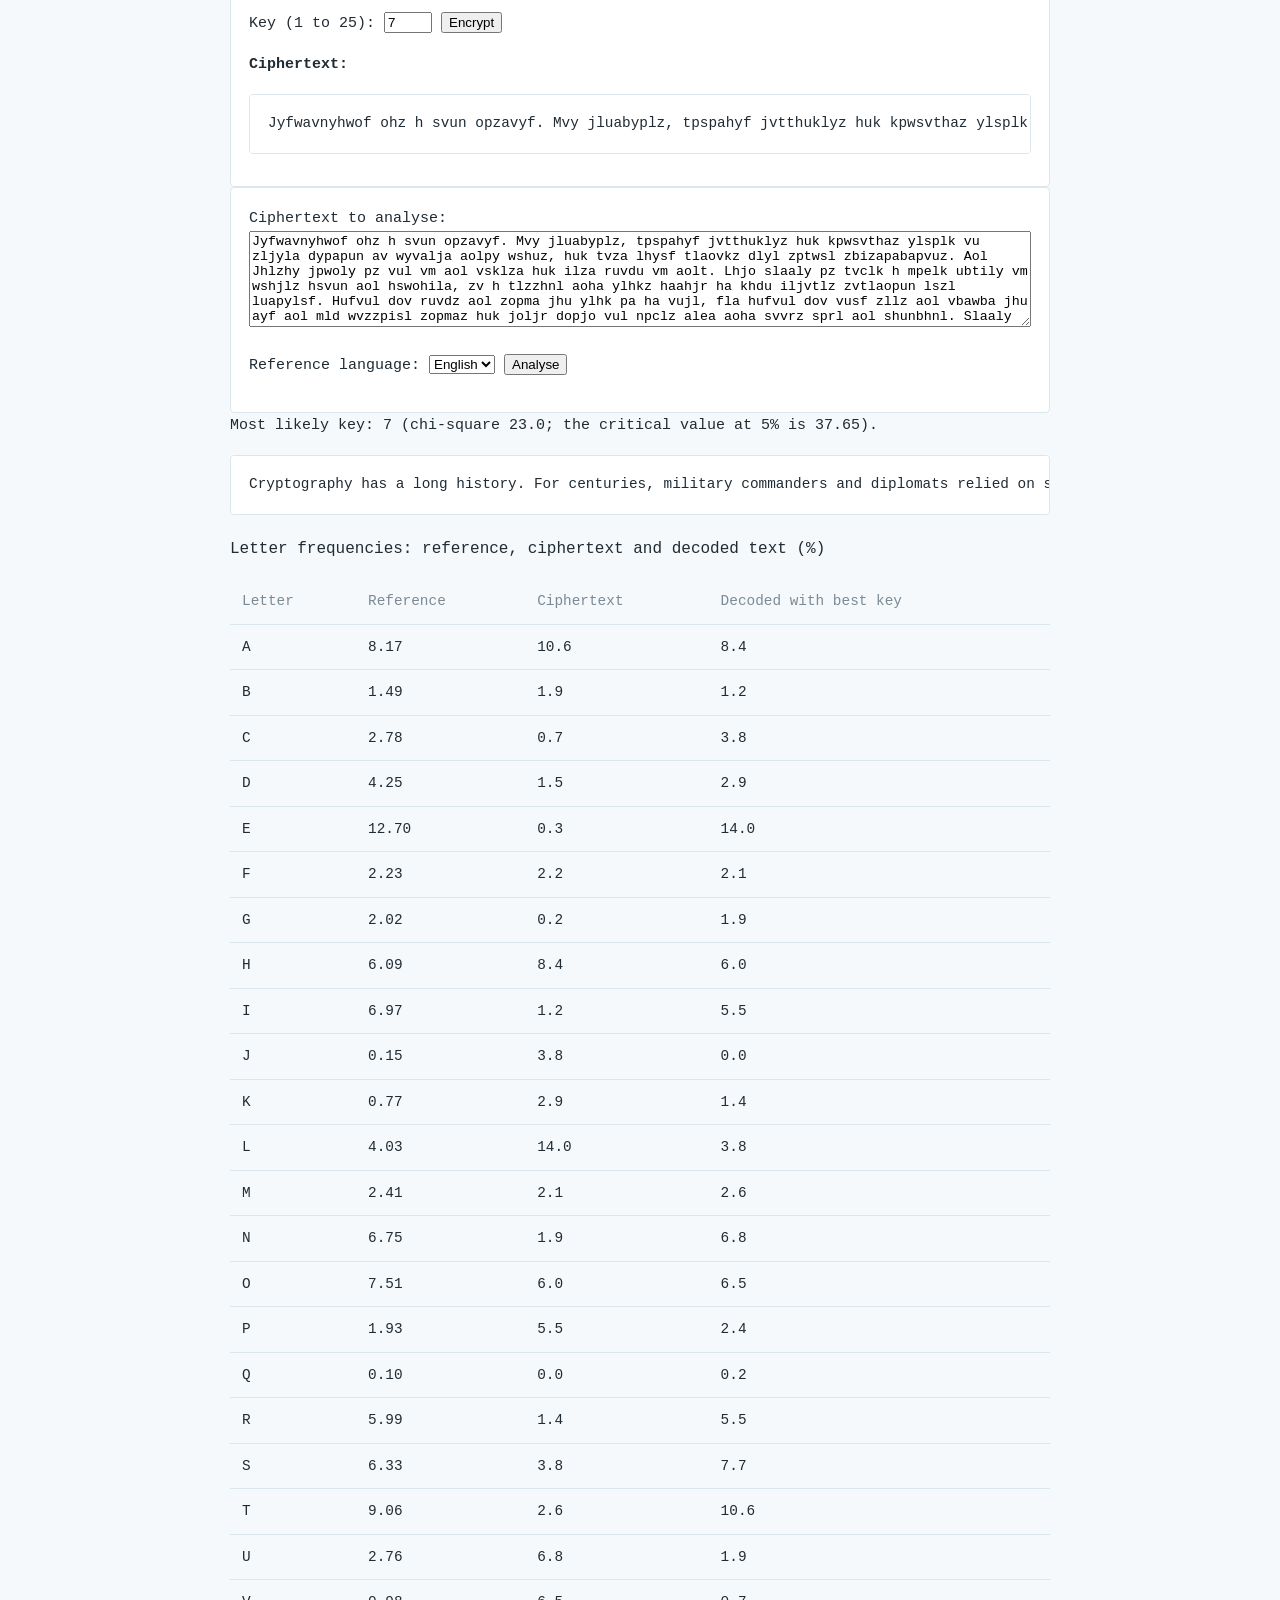
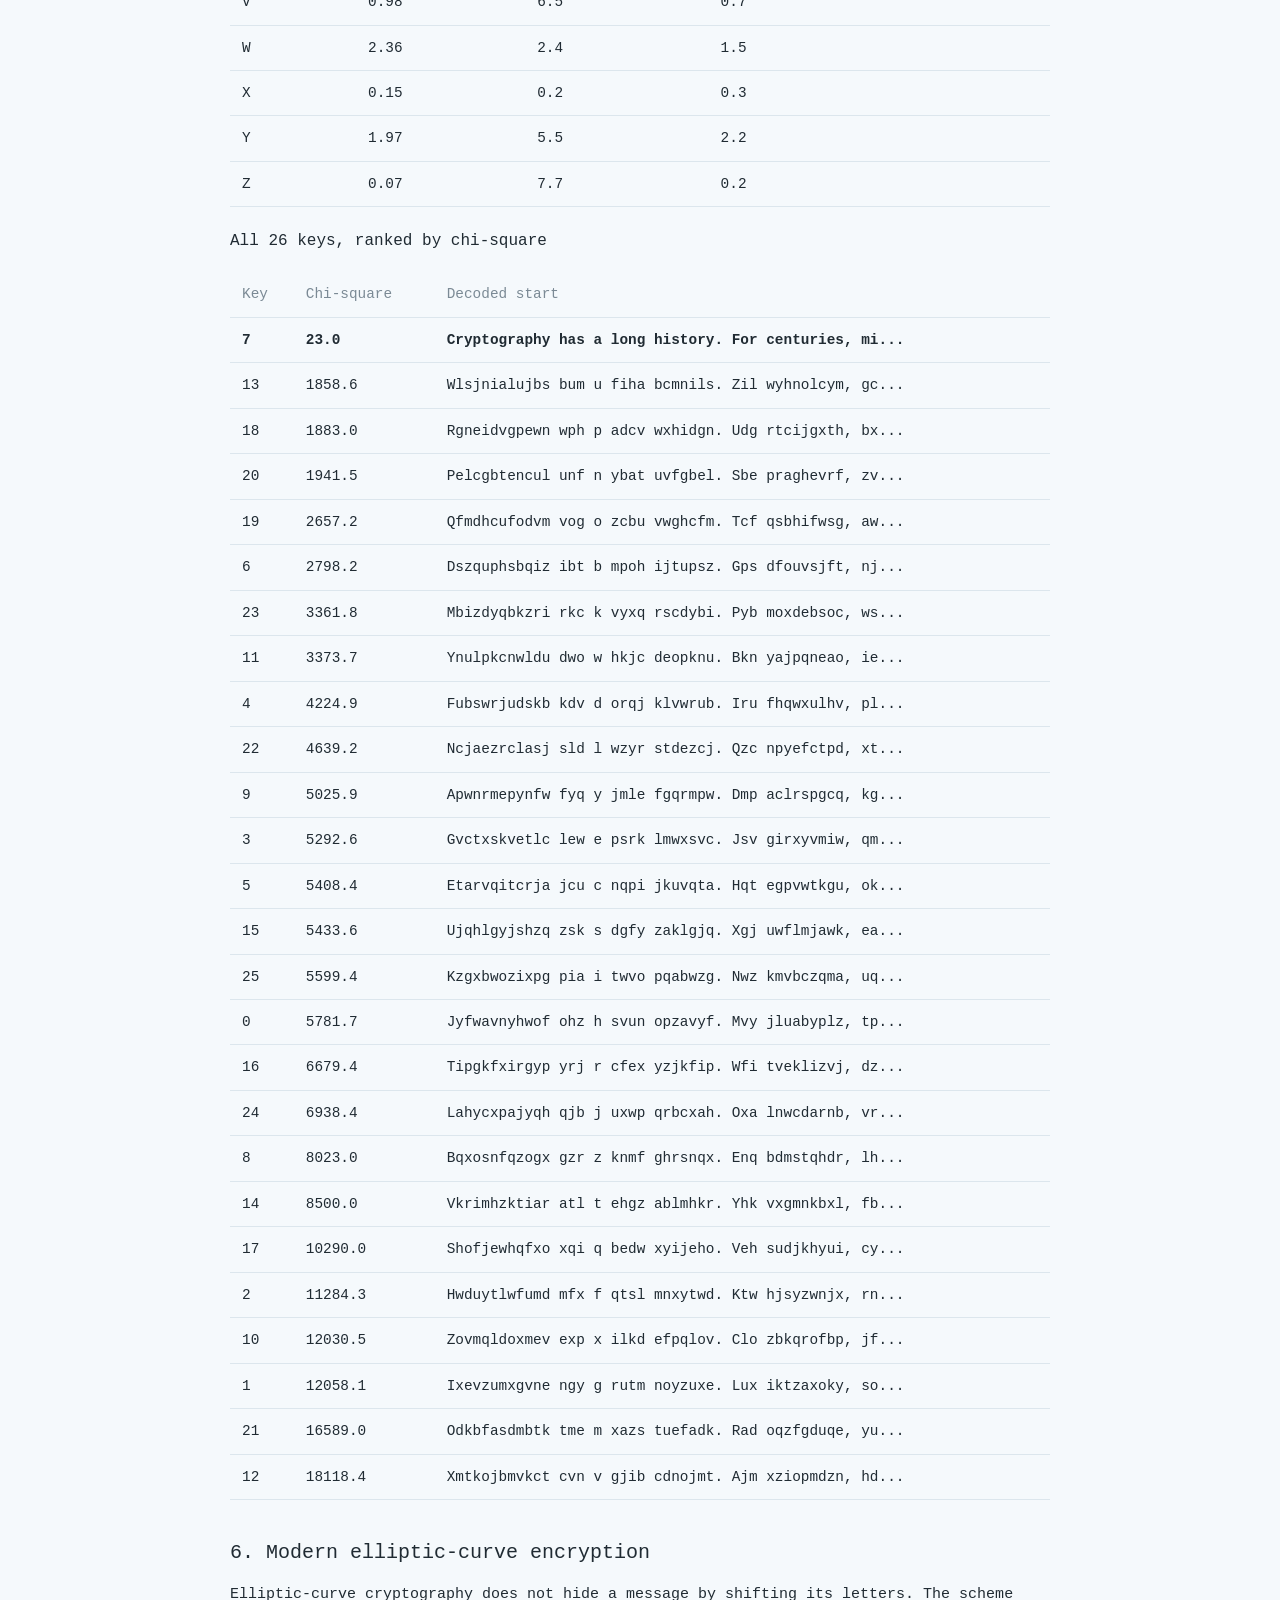
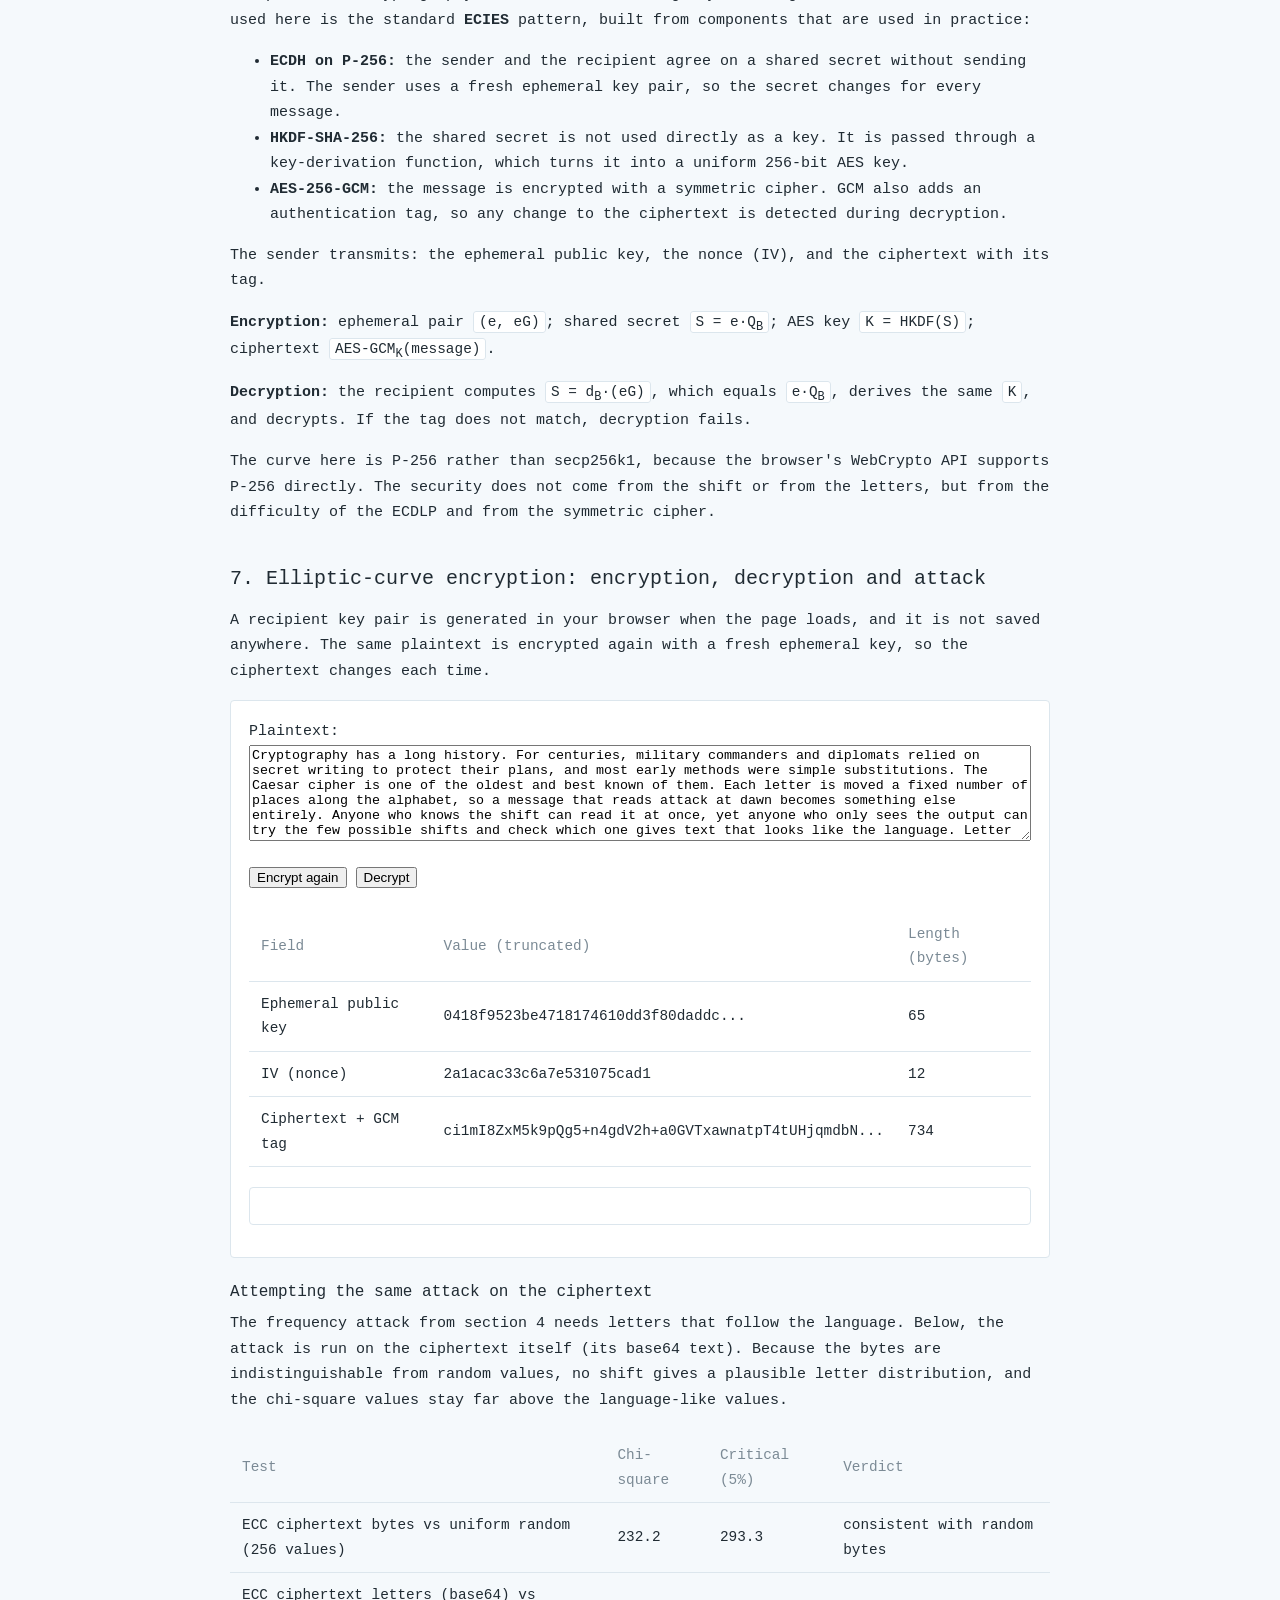
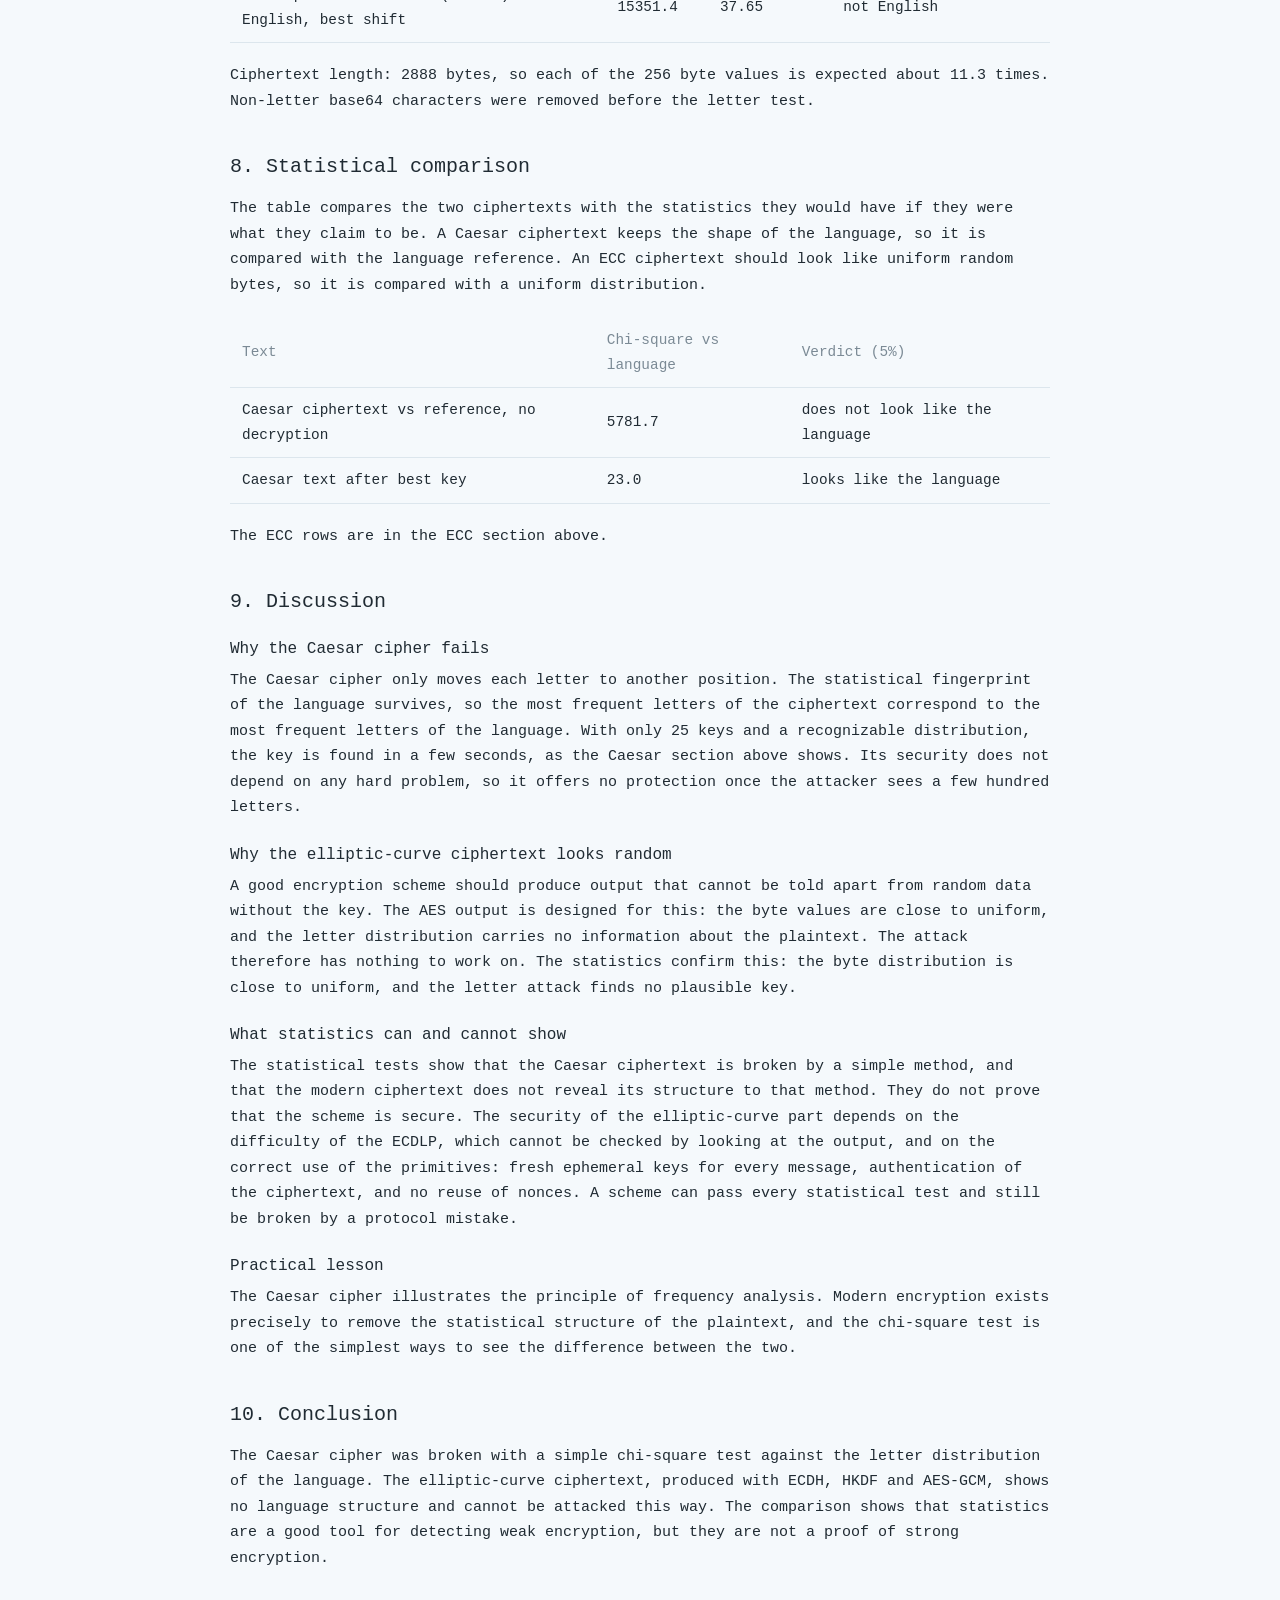
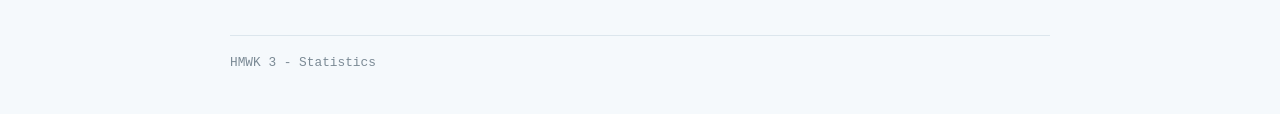
<file: statistics/hw3/index.html>
<!DOCTYPE html>
<html lang="en">
<head>
    <meta charset="UTF-8">
    <meta name="viewport" content="width=device-width, initial-scale=1.0">
    <title>HMWK 3 - Caesar Cipher vs Elliptic-Curve Encryption</title>
    <link rel="stylesheet" href="../statistics.css">
</head>
<body>
<main>
    <div class="breadcrumb"><a href="../index.html">Statistics</a> / Homework 3</div>

    <h1>Caesar Cipher vs Elliptic-Curve Encryption</h1>
    <p class="description">
        Encrypt the same message with an old substitution cipher and with a modern elliptic-curve scheme,
        then compare the statistics of the two ciphertexts.
    </p>

    <section>
        <h2>1. What is the Caesar cipher?</h2>
        <p>
            The Caesar cipher is a <strong>substitution cipher</strong>: every letter of the message is replaced
            by the letter a fixed number of places further along the alphabet. The number of places is the
            <strong>key</strong>. With key 3, A becomes D, B becomes E, and so on, with the alphabet wrapping
            around after Z. The word <code>HELLO</code> becomes <code>KHOOR</code>.
        </p>
        <p>
            In formulas, with letters numbered A = 0 to Z = 25 and key <code>k</code>:
        </p>
        <p><strong><code>C = (P + k) mod 26</code></strong> (encryption), <strong><code>P = (C − k) mod 26</code></strong> (decryption)</p>
        <p>
            The cipher is named after Julius Caesar, who according to the historian Suetonius used a shift of three
            for his private correspondence. Its main weaknesses are clear from the formula. There are only 25 useful
            keys, so a computer, or a patient person, can try all of them. Moreover, the cipher does not change the
            <em>frequency</em> of the letters: the most common letter of the plaintext is still the most common letter
            of the ciphertext, just shifted. Arab scholars were using frequency analysis to break such ciphers by the
            9th century.
        </p>
    </section>

    <section>
        <h2>2. Task</h2>
        <p>
            Encrypt a message with a Caesar cipher and with a modern elliptic-curve scheme. Study the statistical
            difference between the two ciphertexts. Using the letter distribution of Italian or English, compare
            the Caesar ciphertext with the reference distribution to find the key, decode the message, and then
            try the same attack on the elliptic-curve ciphertext.
        </p>
    </section>

    <section>
        <h2>3. Letter statistics of the language</h2>
        <p>
            Letters do not occur equally often. In English, E is the most common letter (about 12.7%), while Z and Q
            are rare (below 0.1%). The distribution is characteristic of each language, so it can be used as a
            fingerprint. The reference values used on this page are:
        </p>
        <ul>
            <li><strong>English:</strong> the Oxford University Mathematical Institute table.</li>
            <li><strong>Italian:</strong> the sttmedia.com character-frequency table. Other tables differ by about a percent, so the values are approximate.
                J, K, W, X and Y are not Italian letters, so they are set to a very small value.</li>
        </ul>
        <div id="reference"></div>
    </section>

    <section>
        <h2>4. How the attack works</h2>
        <p>
            Shifting does not change the shape of the distribution, only its position. So the attack is:
        </p>
        <ol>
            <li>Count the letters in the ciphertext.</li>
            <li>For each of the 26 possible keys (including 0), shift the text back and compare its letter counts
                with the reference distribution using the <strong>chi-square statistic</strong>:
                <code>χ² = Σ (observed − expected)² / expected</code>, where <code>expected = total × reference frequency</code>.</li>
            <li>The key with the <strong>smallest</strong> chi-square is the most likely one.</li>
        </ol>
        <p>
            A small chi-square means the decoded letter counts match the language. The absolute value grows with the
            length of the text, so the most useful test is to compare the candidates with each other. As a rough
            guide, the 5% critical value for 25 degrees of freedom is 37.65.
        </p>
    </section>

    <section>
        <h2>5. Caesar cipher: encryption and attack</h2>
        <p>
            The plaintext below is an English paragraph of about 600 letters. Change the text or the key and press
            "Encrypt". Then press "Analyse" to decode the ciphertext without knowing the key.
        </p>
        <div class="card">
            <p><label>Plaintext:<br>
                <textarea id="caesar-plain" rows="6" style="width:100%;font-family:inherit;"></textarea>
            </label></p>
            <p><label>Key (1 to 25): <input id="caesar-key" type="number" min="1" max="25"></label>
                <button id="caesar-encrypt">Encrypt</button></p>
            <p><strong>Ciphertext:</strong></p>
            <pre id="caesar-cipher-out" class="output"></pre>
        </div>

        <div class="card">
            <p><label>Ciphertext to analyse:<br>
                <textarea id="caesar-cipher-in" rows="6" style="width:100%;font-family:inherit;"></textarea>
            </label></p>
            <p><label>Reference language:
                <select id="caesar-lang">
                    <option value="english">English</option>
                    <option value="italian">Italian</option>
                </select>
            </label>
            <button id="caesar-analyse">Analyse</button></p>
        </div>
        <div id="caesar-result"></div>
    </section>

    <section>
        <h2>6. Modern elliptic-curve encryption</h2>
        <p>
            Elliptic-curve cryptography does not hide a message by shifting its letters. The scheme used here
            is the standard <strong>ECIES</strong> pattern, built from components that are used in practice:
        </p>
        <ul>
            <li><strong>ECDH on P-256:</strong> the sender and the recipient agree on a shared secret without sending it. The sender uses a fresh ephemeral key pair, so the secret changes for every message.</li>
            <li><strong>HKDF-SHA-256:</strong> the shared secret is not used directly as a key. It is passed through a key-derivation function, which turns it into a uniform 256-bit AES key.</li>
            <li><strong>AES-256-GCM:</strong> the message is encrypted with a symmetric cipher. GCM also adds an authentication tag, so any change to the ciphertext is detected during decryption.</li>
        </ul>
        <p>The sender transmits: the ephemeral public key, the nonce (IV), and the ciphertext with its tag.</p>
        <p><strong>Encryption:</strong> ephemeral pair <code>(e, eG)</code>; shared secret <code>S = e·Q<sub>B</sub></code>; AES key <code>K = HKDF(S)</code>; ciphertext <code>AES-GCM<sub>K</sub>(message)</code>.</p>
        <p><strong>Decryption:</strong> the recipient computes <code>S = d<sub>B</sub>·(eG)</code>, which equals <code>e·Q<sub>B</sub></code>, derives the same <code>K</code>, and decrypts. If the tag does not match, decryption fails.</p>
        <p>
            The curve here is P-256 rather than secp256k1, because the browser's WebCrypto API supports P-256 directly.
            The security does not come from the shift or from the letters, but from the difficulty of the ECDLP and
            from the symmetric cipher.
        </p>
    </section>

    <section>
        <h2>7. Elliptic-curve encryption: encryption, decryption and attack</h2>
        <p>
            A recipient key pair is generated in your browser when the page loads, and it is not saved anywhere.
            The same plaintext is encrypted again with a fresh ephemeral key, so the ciphertext changes each time.
        </p>
        <div class="card">
            <p><label>Plaintext:<br>
                <textarea id="ecc-plain" rows="6" style="width:100%;font-family:inherit;"></textarea>
            </label></p>
            <p><button id="ecc-encrypt">Encrypt again</button>
               <button id="ecc-decrypt">Decrypt</button></p>
            <div id="ecc-out"></div>
            <pre id="ecc-decrypt-out" class="output"></pre>
        </div>

        <h3>Attempting the same attack on the ciphertext</h3>
        <p>
            The frequency attack from section 4 needs letters that follow the language. Below, the attack is run on the
            ciphertext itself (its base64 text). Because the bytes are indistinguishable from random values, no shift
            gives a plausible letter distribution, and the chi-square values stay far above the language-like values.
        </p>
        <div id="ecc-stats"></div>
    </section>

    <section>
        <h2>8. Statistical comparison</h2>
        <p>
            The table compares the two ciphertexts with the statistics they would have if they were what they claim to be.
            A Caesar ciphertext keeps the shape of the language, so it is compared with the language reference. An ECC
            ciphertext should look like uniform random bytes, so it is compared with a uniform distribution.
        </p>
        <div id="compare"></div>
    </section>

    <section>
        <h2>9. Discussion</h2>

        <h3>Why the Caesar cipher fails</h3>
        <p>
            The Caesar cipher only moves each letter to another position. The statistical fingerprint of the language
            survives, so the most frequent letters of the ciphertext correspond to the most frequent letters of the
            language. With only 25 keys and a recognizable distribution, the key is found in a few seconds, as the
            Caesar section above shows. Its security does not depend on any hard problem, so it offers no protection
            once the attacker sees a few hundred letters.
        </p>

        <h3>Why the elliptic-curve ciphertext looks random</h3>
        <p>
            A good encryption scheme should produce output that cannot be told apart from random data without the key.
            The AES output is designed for this: the byte values are close to uniform, and the letter distribution
            carries no information about the plaintext. The attack therefore has nothing to work on. The statistics confirm
            this: the byte distribution is close to uniform, and the letter attack finds no plausible key.
        </p>

        <h3>What statistics can and cannot show</h3>
        <p>
            The statistical tests show that the Caesar ciphertext is broken by a simple method, and that the modern
            ciphertext does not reveal its structure to that method. They do not prove that the scheme is secure.
            The security of the elliptic-curve part depends on the difficulty of the ECDLP, which cannot be checked by
            looking at the output, and on the correct use of the primitives: fresh ephemeral keys for every message,
            authentication of the ciphertext, and no reuse of nonces. A scheme can pass every statistical test and still
            be broken by a protocol mistake.
        </p>

        <h3>Practical lesson</h3>
        <p>
            The Caesar cipher illustrates the principle of frequency analysis. Modern encryption exists precisely to
            remove the statistical structure of the plaintext, and the chi-square test is one of the simplest ways to see
            the difference between the two.
        </p>
    </section>

    <section>
        <h2>10. Conclusion</h2>
        <p>
            The Caesar cipher was broken with a simple chi-square test against the letter distribution of the language.
            The elliptic-curve ciphertext, produced with ECDH, HKDF and AES-GCM, shows no language structure and cannot be
            attacked this way. The comparison shows that statistics are a good tool for detecting weak encryption, but
            they are not a proof of strong encryption.
        </p>
    </section>

    <footer>HMWK 3 - Statistics</footer>
</main>

<script type="module" src="hw3.js"></script>
</body>
</html>
</file>
<file: style.css>
:root {
    color-scheme: dark;
    --bg: #171b20;
    --ink: #e7edf2;
    --muted: #8d9aa5;
    --line: #343d45;
    --accent: #91bcd3;
    --paper: #20272e;
}

* {
    box-sizing: border-box;
}

html {
    min-height: 100%;
    scroll-behavior: smooth;
}

body {
    min-height: 100vh;
    margin: 0;
    display: flex;
    flex-direction: column;
    background: var(--bg);
    color: var(--ink);
    font-family: "Helvetica Neue", Helvetica, Arial, sans-serif;
    line-height: 1.5;
    -webkit-font-smoothing: antialiased;
    text-rendering: optimizeLegibility;
}

a {
    color: inherit;
    text-decoration: none;
}

.site-header,
.site-footer {
    width: min(100% - 48px, 880px);
    margin-inline: auto;
    display: flex;
    align-items: center;
    justify-content: space-between;
    gap: 20px;
}

.site-header {
    min-height: 72px;
    border-bottom: 1px solid var(--line);
}

.wordmark {
    font-size: 0.98rem;
    font-weight: 600;
    letter-spacing: -0.035em;
}

.wordmark-mark {
    color: var(--accent);
}

.header-note,
.eyebrow,
.section-heading,
.entry-id,
.entry-state,
.course-number,
.site-footer {
    font-family: "SFMono-Regular", Consolas, "Liberation Mono", monospace;
    font-size: 0.68rem;
    letter-spacing: 0.035em;
}

.header-note,
.site-footer {
    color: var(--muted);
}

main {
    width: min(100% - 48px, 880px);
    margin-inline: auto;
    flex: 1;
}

/* Home introduction */
.hero {
    display: grid;
    grid-template-columns: minmax(0, 1.5fr) minmax(160px, 0.5fr);
    gap: 40px;
    align-items: end;
    padding: 76px 0 82px;
}

.hero--home {
    display: block;
    padding: clamp(78px, 12vw, 126px) 0 clamp(70px, 10vw, 104px);
}

.hero h1 {
    margin: 0;
    font-family: Georgia, "Times New Roman", serif;
    font-size: clamp(2.9rem, 7.6vw, 5.6rem);
    font-weight: 400;
    letter-spacing: -0.065em;
    line-height: 0.98;
}

.hero--home h1 {
    font-size: clamp(3.3rem, 9vw, 6.1rem);
}

.hero h1 em {
    color: var(--accent);
    font-weight: 400;
}

.eyebrow {
    margin: 0 0 22px;
    color: var(--muted);
    text-transform: uppercase;
}

.eyebrow a {
    transition: color 150ms ease;
}

.eyebrow a:hover {
    color: var(--accent);
}

.hero-note {
    max-width: 250px;
    margin: 0 0 5px auto;
    color: var(--muted);
    font-size: 0.9rem;
    line-height: 1.7;
}

/* Sections */
.directory {
    padding-bottom: 62px;
}

.directory--projects {
    padding-bottom: 76px;
}

.section-heading {
    display: flex;
    justify-content: space-between;
    align-items: baseline;
    gap: 20px;
    padding: 0 0 12px;
    border-bottom: 1px solid var(--line);
    color: var(--muted);
    text-transform: uppercase;
}

.section-heading h2 {
    margin: 0;
    color: var(--ink);
    font: inherit;
    font-weight: 600;
}

.section-meta {
    color: var(--muted);
}

/* Horizontal course tabs */
.course-tabs {
    display: flex;
    flex-wrap: wrap;
    gap: 28px;
    border-bottom: 1px solid var(--line);
}

.course-tab {
    display: inline-flex;
    align-items: center;
    gap: 12px;
    padding: 17px 1px 15px;
    margin-bottom: -1px;
    border-bottom: 1px solid transparent;
    color: var(--ink);
    transition: color 150ms ease, border-color 150ms ease;
}

.course-number {
    color: var(--muted);
    font-size: 0.65rem;
}

.course-name {
    font-size: 0.93rem;
}

.course-arrow {
    color: var(--muted);
    font-size: 0.9rem;
    transition: color 150ms ease, transform 150ms ease;
}

.course-tab:hover,
.course-tab:focus-visible {
    color: var(--accent);
    border-bottom-color: var(--accent);
}

.course-tab:hover .course-arrow,
.course-tab:focus-visible .course-arrow {
    color: var(--accent);
    transform: translate(2px, -2px);
}

.course-tab:focus-visible,
.eyebrow a:focus-visible {
    outline: 2px solid var(--accent);
    outline-offset: 4px;
}

.empty-note {
    margin: 17px 0 0;
    color: var(--muted);
    font-size: 0.88rem;
}

/* Shared styles for course pages */
.entry-card {
    display: grid;
    grid-template-columns: 42px minmax(0, 1fr) auto;
    gap: 14px;
    align-items: center;
    min-height: 82px;
    padding: 18px 0;
    border-bottom: 1px solid var(--line);
    transition: color 150ms ease, padding 150ms ease;
}

a.entry-card:hover,
a.entry-card:focus-visible {
    padding-left: 5px;
    color: var(--accent);
}

.entry-id {
    align-self: start;
    padding-top: 4px;
    color: var(--muted);
}

.entry-info {
    display: flex;
    flex-wrap: wrap;
    align-items: baseline;
    gap: 6px 18px;
}

.entry-title {
    margin: 0;
    font-size: 1rem;
    font-weight: 500;
}

.entry-description {
    margin: 0;
    color: var(--muted);
    font-size: 0.85rem;
}

.entry-arrow {
    justify-self: end;
    color: var(--muted);
}

.entry-state {
    justify-self: end;
    color: var(--muted);
    text-transform: uppercase;
    font-size: 0.62rem;
}

.entry-card--soon .entry-title {
    color: var(--muted);
}

.site-footer {
    min-height: 66px;
    border-top: 1px solid var(--line);
}

@media (max-width: 600px) {
    .site-header,
    .site-footer,
    main {
        width: min(100% - 36px, 880px);
    }

    .site-header {
        min-height: 64px;
    }

    .hero {
        grid-template-columns: 1fr;
        gap: 23px;
        padding: 68px 0 70px;
    }

    .hero--home {
        padding: 88px 0 82px;
    }

    .hero--home h1 {
        font-size: clamp(3.1rem, 14vw, 4.6rem);
    }

    .hero-note {
        margin: 0;
    }

    .directory {
        padding-bottom: 52px;
    }

    .course-tabs {
        gap: 23px;
    }

    .entry-card {
        grid-template-columns: 28px minmax(0, 1fr) auto;
        gap: 9px;
    }

    .entry-info {
        flex-direction: column;
        align-items: flex-start;
        gap: 4px;
    }

    .site-footer {
        font-size: 0.62rem;
    }
}

@media (prefers-reduced-motion: reduce) {
    html {
        scroll-behavior: auto;
    }

    *,
    *::before,
    *::after {
        transition-duration: 0.01ms !important;
    }
}
</file>
<file: statistics/statistics.css>
/* =========================
   Statistics — shared style
   ========================= */

:root {
    color-scheme: light;
    --bg: #f5f9fc;
    --paper: #ffffff;
    --ink: #202b33;
    --muted: #7b8a95;
    --line: #dce6ed;
    --accent: #547f98;
}

* {
    box-sizing: border-box;
}

html {
    scroll-behavior: smooth;
}

body {
    margin: 0;
    background: var(--bg);
    color: var(--ink);
    font-family: "Courier New", monospace;
    font-size: 15px;
    line-height: 1.7;
}

/* Main layout */

main {
    width: min(100% - 40px, 820px);
    margin: 0 auto;
    padding: 64px 0 40px;
}

/* Headings */

h1, h2, h3 {
    font-weight: normal;
    line-height: 1.3;
}

h1 {
    font-size: clamp(2rem, 5vw, 3rem);
    letter-spacing: -2px;
    margin: 0 0 12px;
}

h2 {
    font-size: 1.25rem;
    margin: 40px 0 16px;
}

h3 {
    font-size: 1rem;
    margin: 24px 0 8px;
}

p {
    margin: 0 0 16px;
}

.description {
    color: var(--muted);
    max-width: 600px;
}

/* Links */

a {
    color: var(--accent);
    text-decoration: none;
    text-underline-offset: 4px;
}

a:hover {
    text-decoration: underline;
}

/* Small navigation / breadcrumb */

.breadcrumb {
    color: var(--muted);
    font-size: 0.85rem;
    margin-bottom: 32px;
}

.breadcrumb a {
    color: var(--muted);
}

/* Homework list */

.homework-list {
    list-style: none;
    padding: 0;
    margin: 24px 0;
    border-top: 1px solid var(--line);
}

.homework-list li {
    border-bottom: 1px solid var(--line);
}

.homework-list a {
    display: flex;
    align-items: baseline;
    justify-content: space-between;
    gap: 20px;
    padding: 16px 4px;
    color: var(--ink);
    transition: padding-left 0.15s ease;
}

.homework-list a:hover {
    padding-left: 10px;
    text-decoration: none;
}

.homework-number,
.meta {
    color: var(--muted);
    font-size: 0.85rem;
}

/* General content sections */

section {
    margin: 32px 0;
}

hr {
    border: 0;
    border-top: 1px solid var(--line);
    margin: 32px 0;
}

/* Code */

code,
pre {
    font-family: "Courier New", monospace;
    font-size: 0.9rem;
}

code {
    background: var(--paper);
    padding: 2px 5px;
    border: 1px solid var(--line);
    border-radius: 3px;
}

pre {
    overflow-x: auto;
    padding: 18px;
    background: var(--paper);
    border: 1px solid var(--line);
    border-radius: 4px;
    line-height: 1.5;
}

pre code {
    padding: 0;
    border: 0;
    background: transparent;
}

/* Results, tables and figures */

.output,
.card {
    padding: 18px;
    background: var(--paper);
    border: 1px solid var(--line);
    border-radius: 4px;
    overflow-x: auto;
}

table {
    width: 100%;
    border-collapse: collapse;
    margin: 20px 0;
    font-size: 0.9rem;
}

th, td {
    padding: 10px 12px;
    border-bottom: 1px solid var(--line);
    text-align: left;
}

th {
    font-weight: normal;
    color: var(--muted);
}

img, svg, canvas {
    max-width: 100%;
    height: auto;
}

/* Footer */

footer {
    margin-top: 64px;
    padding-top: 16px;
    border-top: 1px solid var(--line);
    color: var(--muted);
    font-size: 0.8rem;
}

/* Mobile */

@media (max-width: 600px) {
    main {
        width: calc(100% - 32px);
        padding-top: 40px;
    }

    h1 {
        letter-spacing: -1px;
    }

    .homework-list a {
        gap: 12px;
    }

    pre {
        padding: 12px;
    }
}
</file>
